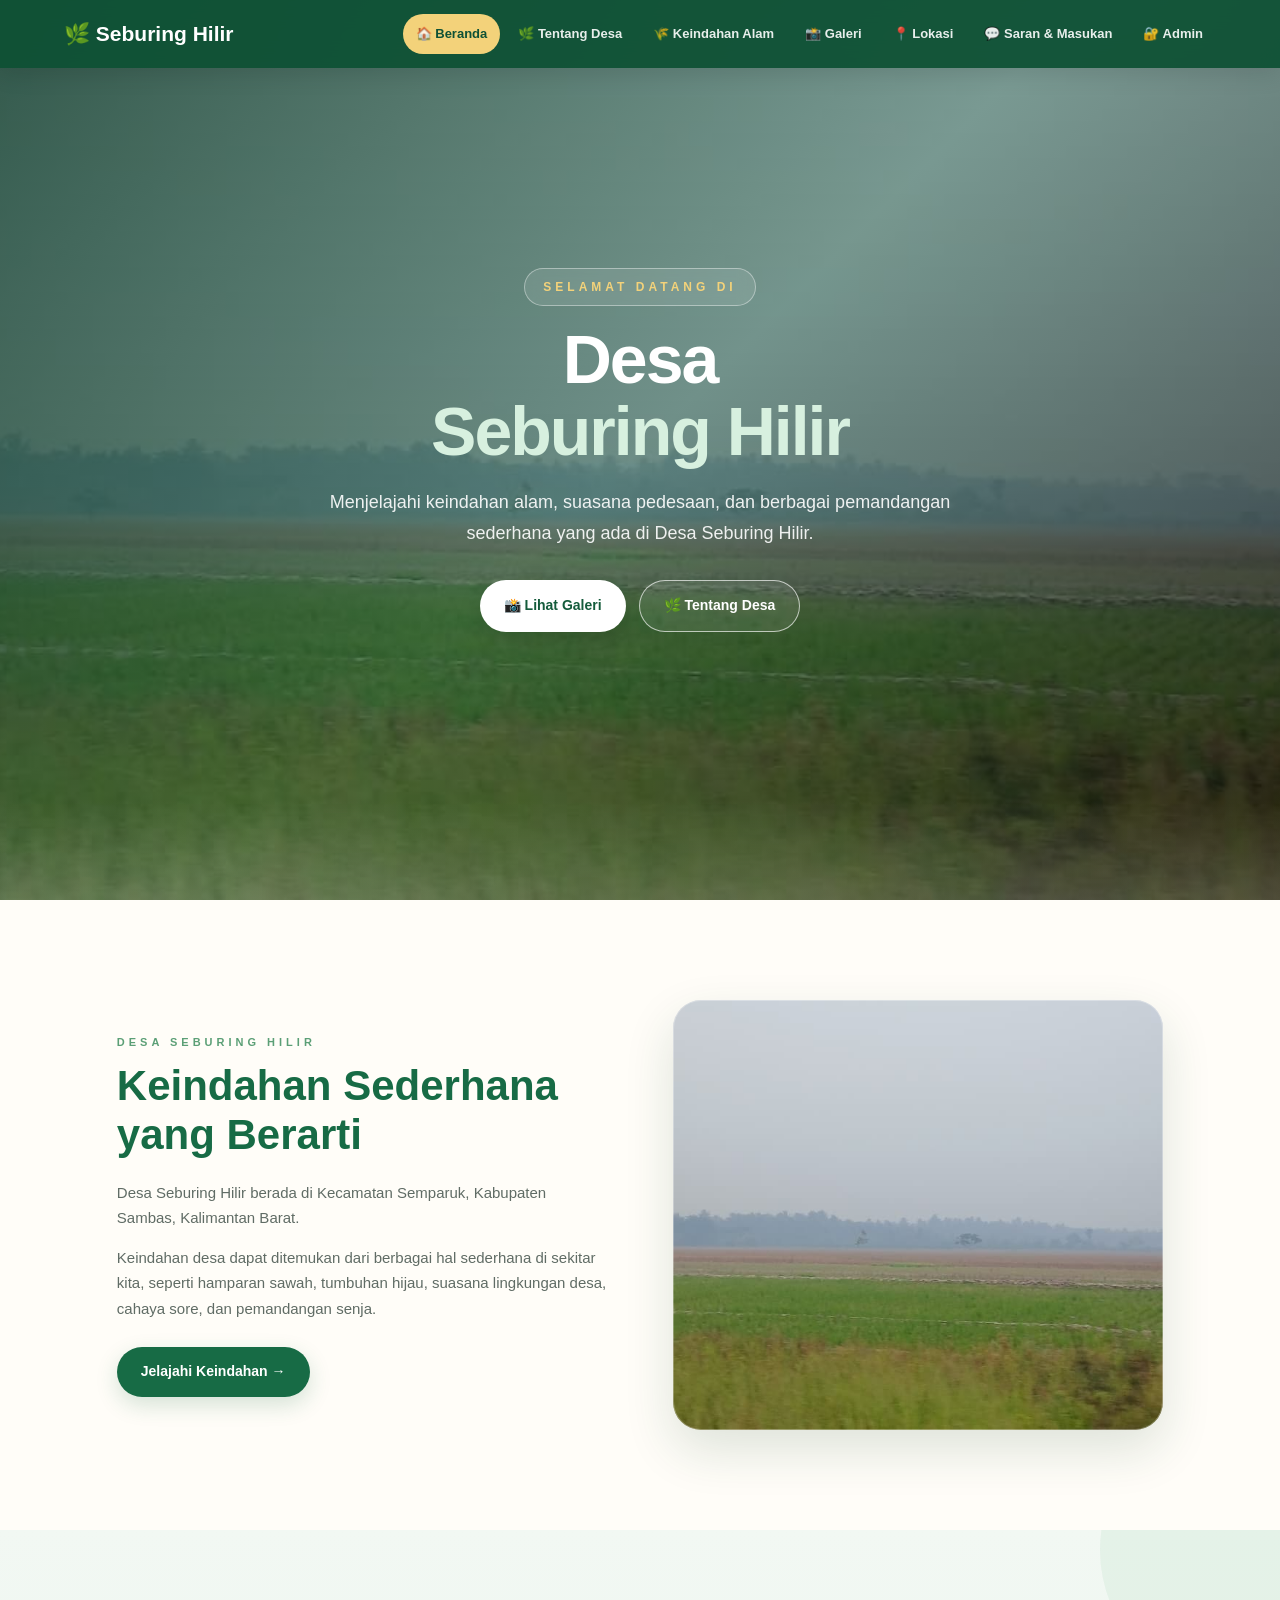
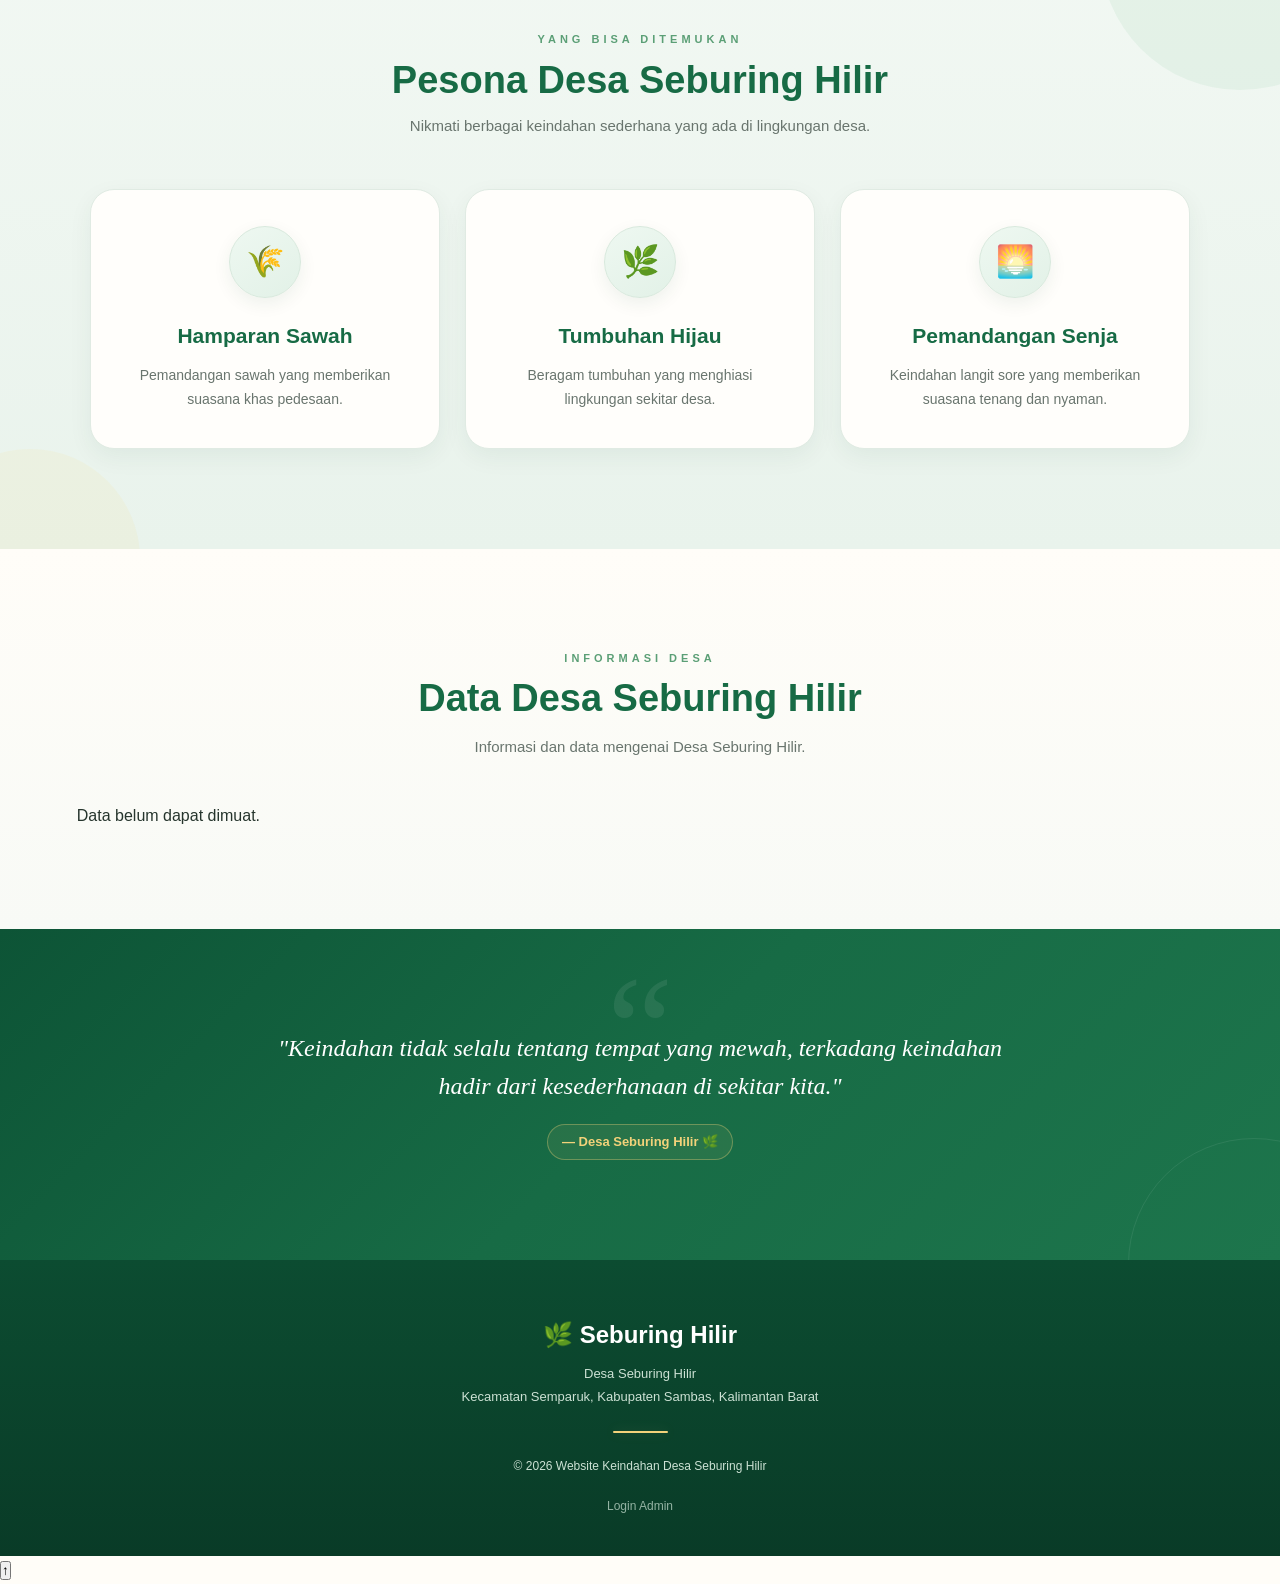
<file: index.html>
<!DOCTYPE html>
<html lang="id">

<head>

    <meta charset="UTF-8">

    <meta name="viewport"
          content="width=device-width, initial-scale=1.0">

    <title>Desa Seburing Hilir | Keindahan Desa</title>

    <!-- Menghubungkan CSS -->
    <link rel="stylesheet" href="style.css">

    <!-- Ikon website -->
    <link rel="icon"
          type="image/svg+xml"
          href="favicon.svg">

</head>

<body>


<!-- ================= HEADER ================= -->

<header class="header">

    <div class="logo">
        🌿 Seburing Hilir
    </div>

    <nav class="navbar">

        <a href="index.html" class="active">
            🏠 Beranda
        </a>

        <a href="tentang.html">
            🌿 Tentang Desa
        </a>

        <a href="alam.html">
            🌾 Keindahan Alam
        </a>

        <a href="galeri.html">
            📸 Galeri
        </a>

        <a href="lokasi.html">
            📍 Lokasi
        </a>

        <a href="saran.html">
            💬 Saran & Masukan
        </a>

        <a href="login.html">
            🔐 Admin
        </a>

    </nav>

</header>


<!-- ================= HERO ================= -->

<section class="hero">

    <div class="hero-content">

        <p class="hero-small">
            SELAMAT DATANG DI
        </p>

        <h1>
            Desa <span>Seburing Hilir</span>
        </h1>

        <p class="hero-description">
            Menjelajahi keindahan alam, suasana pedesaan,
            dan berbagai pemandangan sederhana yang ada
            di Desa Seburing Hilir.
        </p>

        <div class="hero-buttons">

            <a href="galeri.html" class="button">
                📸 Lihat Galeri
            </a>

            <a href="tentang.html"
               class="button button-outline">
                🌿 Tentang Desa
            </a>

        </div>

    </div>

</section>


<!-- ================= SAMBUTAN ================= -->

<section class="intro">

    <div class="intro-text">

        <p class="small-title">
            DESA SEBURING HILIR
        </p>

        <h2>
            Keindahan Sederhana
            yang Berarti
        </h2>

        <p>
            Desa Seburing Hilir berada di Kecamatan Semparuk,
            Kabupaten Sambas, Kalimantan Barat.
        </p>

        <p>
            Keindahan desa dapat ditemukan dari berbagai
            hal sederhana di sekitar kita, seperti hamparan
            sawah, tumbuhan hijau, suasana lingkungan desa,
            cahaya sore, dan pemandangan senja.
        </p>

        <a href="alam.html" class="button green">
            Jelajahi Keindahan →
        </a>

    </div>


    <div class="intro-image">

        <img
            src="sawah.jpg"
            alt="Hamparan sawah Desa Seburing Hilir"
        >

    </div>

</section>


<!-- ================= KEUNGGULAN ================= -->

<section class="features">

    <div class="section-title">

        <p class="small-title">
            YANG BISA DITEMUKAN
        </p>

        <h2>
            Pesona Desa Seburing Hilir
        </h2>

        <p>
            Nikmati berbagai keindahan sederhana
            yang ada di lingkungan desa.
        </p>

    </div>


    <div class="feature-container">


        <!-- Card 1 -->

        <div class="feature-card">

            <div class="feature-icon">
                🌾
            </div>

            <h3>
                Hamparan Sawah
            </h3>

            <p>
                Pemandangan sawah yang memberikan
                suasana khas pedesaan.
            </p>

        </div>


        <!-- Card 2 -->

        <div class="feature-card">

            <div class="feature-icon">
                🌿
            </div>

            <h3>
                Tumbuhan Hijau
            </h3>

            <p>
                Beragam tumbuhan yang menghiasi
                lingkungan sekitar desa.
            </p>

        </div>


        <!-- Card 3 -->

        <div class="feature-card">

            <div class="feature-icon">
                🌅
            </div>

            <h3>
                Pemandangan Senja
            </h3>

            <p>
                Keindahan langit sore yang memberikan
                suasana tenang dan nyaman.
            </p>

        </div>

    </div>

</section>


<!-- ================= DATABASE ================= -->

<section class="database-section">

    <div class="database-container">

        <p class="small-title">
            INFORMASI DESA
        </p>

        <h2>
            Data Desa Seburing Hilir
        </h2>

        <p>
            Informasi dan data mengenai Desa Seburing Hilir.
        </p>

        <div id="databaseData">
            Memuat data...
        </div>

    </div>

</section>


<!-- ================= AJAKAN ================= -->

<section class="quote">

    <div class="quote-content">

        <p>
            "Keindahan tidak selalu tentang tempat yang
            mewah, terkadang keindahan hadir dari
            kesederhanaan di sekitar kita."
        </p>

        <span>
            — Desa Seburing Hilir 🌿
        </span>

    </div>

</section>


<!-- ================= FOOTER ================= -->

<footer class="footer">

    <div class="footer-logo">
        🌿 Seburing Hilir
    </div>

    <p>
        Desa Seburing Hilir
    </p>

    <p>
        Kecamatan Semparuk, Kabupaten Sambas,
        Kalimantan Barat
    </p>

    <div class="footer-line"></div>

    <p class="copyright">
        © 2026 Website Keindahan Desa Seburing Hilir
    </p>

    <a href="admin.html" class="admin-link">
        Login Admin
    </a>

</footer>


<!-- ================= JAVASCRIPT ================= -->

<!-- config.js HARUS sebelum script.js -->

<script src="config.js"></script>

<script src="script.js"></script>


</body>
</html>
</file>
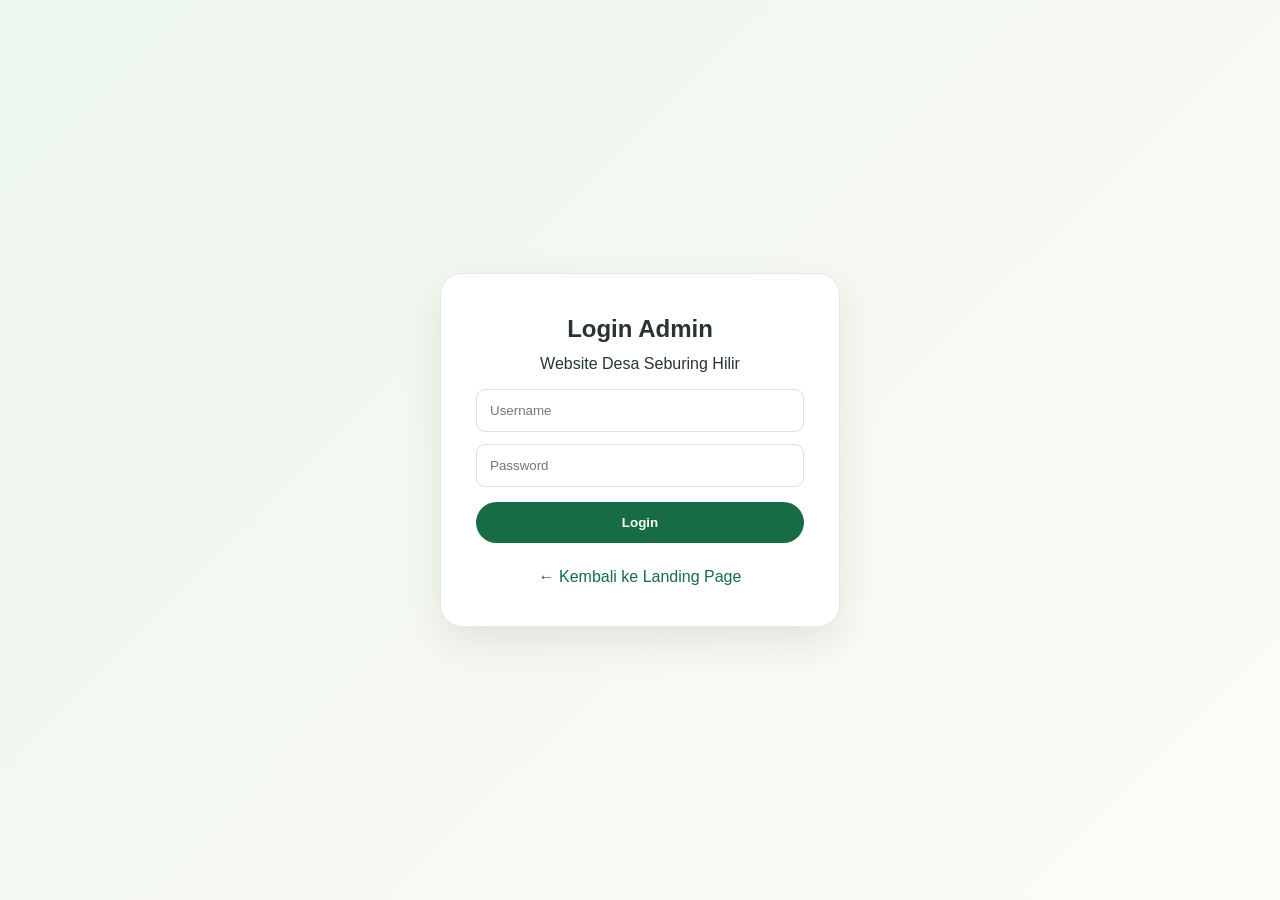
<file: admin.html>
<!DOCTYPE html>
<html lang="id">

<head>

<meta charset="UTF-8">

<meta name="viewport"
      content="width=device-width, initial-scale=1.0">

<title>Admin - Desa Seburing Hilir</title>

<link rel="stylesheet" href="style.css">

</head>


<body>

<div class="admin-container">

    <div class="admin-header">

        <div>

            <h1>Dashboard Admin</h1>

            <p>
                Kelola data Website Desa Seburing Hilir
            </p>

        </div>


        <button onclick="logout()">
            Logout
        </button>

    </div>


    <div class="admin-form">

        <h2>Tambah / Edit Data</h2>


        <input
            type="hidden"
            id="dataId"
        >


        <input
            type="text"
            id="judul"
            placeholder="Judul"
        >


        <select id="kategori">

            <option value="">
                Pilih Kategori
            </option>

            <option value="Alam">
                Alam
            </option>

            <option value="Desa">
                Desa
            </option>

            <option value="Pertanian">
                Pertanian
            </option>

        </select>


        <textarea
            id="deskripsi"
            placeholder="Deskripsi"
        ></textarea>


        <input
            type="text"
            id="gambar"
            placeholder="URL gambar"
        >


        <button onclick="saveData()">
            Simpan Data
        </button>


        <button onclick="clearForm()">
            Bersihkan
        </button>

    </div>


    <div class="database-admin">

        <h2>Data Website</h2>

        <div id="adminData">
            Memuat data...
        </div>

    </div>

</div>


<script src="config.js"></script>


<script>

if (sessionStorage.getItem("adminLogin") !== "true") {

    window.location.href = "login.html";

}


async function loadData() {

    const container =
        document.getElementById("adminData");


    try {

        const response = await fetch(API_URL, {

            method: "POST",

            body: new URLSearchParams({

                action: "getData"

            })

        });


        const result =
            await response.json();


        if (result.status !== "success") {

            container.innerHTML =
                "<p>Gagal mengambil data.</p>";

            return;

        }


        container.innerHTML = "";


        result.data.forEach(function(item) {

            const card =
                document.createElement("div");

            card.className =
                "admin-data-card";


            card.innerHTML = `

                <h3>
                    ${escapeHTML(item.judul)}
                </h3>

                <p>
                    <b>Kategori:</b>
                    ${escapeHTML(item.kategori)}
                </p>

                <p>
                    ${escapeHTML(item.deskripsi)}
                </p>

                ${
                    item.gambar
                    ?
                    `<img
                        src="${escapeHTML(item.gambar)}"
                        alt="${escapeHTML(item.judul)}"
                    >`
                    :
                    ""
                }

                <div>

                    <button
                        onclick='editData(${JSON.stringify(item)})'
                    >
                        Edit
                    </button>

                    <button
                        onclick="deleteData('${item.id}')"
                    >
                        Hapus
                    </button>

                </div>

            `;


            container.appendChild(card);

        });


    } catch(error) {

        console.error(error);

        container.innerHTML =
            "<p>Database tidak dapat diakses.</p>";

    }

}


async function saveData() {

    const id =
        document.getElementById("dataId").value;

    const judul =
        document.getElementById("judul").value;

    const kategori =
        document.getElementById("kategori").value;

    const deskripsi =
        document.getElementById("deskripsi").value;

    const gambar =
        document.getElementById("gambar").value;


    if (!judul || !kategori || !deskripsi) {

        alert("Judul, kategori, dan deskripsi wajib diisi.");

        return;

    }


    const action =
        id ? "update" : "add";


    try {

        const response = await fetch(API_URL, {

            method: "POST",

            body: new URLSearchParams({

                action: action,

                id: id,

                judul: judul,

                kategori: kategori,

                deskripsi: deskripsi,

                gambar: gambar

            })

        });


        const result =
            await response.json();


        alert(result.message);


        if (result.status === "success") {

            clearForm();

            loadData();

        }


    } catch(error) {

        console.error(error);

        alert("Terjadi kesalahan.");

    }

}


function editData(item) {

    document.getElementById("dataId").value =
        item.id;

    document.getElementById("judul").value =
        item.judul;

    document.getElementById("kategori").value =
        item.kategori;

    document.getElementById("deskripsi").value =
        item.deskripsi;

    document.getElementById("gambar").value =
        item.gambar || "";


    window.scrollTo({

        top: 0,

        behavior: "smooth"

    });

}


async function deleteData(id) {

    if (!confirm("Yakin ingin menghapus data ini?")) {

        return;

    }


    try {

        const response = await fetch(API_URL, {

            method: "POST",

            body: new URLSearchParams({

                action: "delete",

                id: id

            })

        });


        const result =
            await response.json();


        alert(result.message);


        if (result.status === "success") {

            loadData();

        }


    } catch(error) {

        console.error(error);

        alert("Gagal menghapus data.");

    }

}


function clearForm() {

    document.getElementById("dataId").value = "";

    document.getElementById("judul").value = "";

    document.getElementById("kategori").value = "";

    document.getElementById("deskripsi").value = "";

    document.getElementById("gambar").value = "";

}


function logout() {

    sessionStorage.removeItem("adminLogin");

    window.location.href =
        "login.html";

}


function escapeHTML(value) {

    return String(value ?? "")

        .replace(/&/g, "&amp;")

        .replace(/</g, "&lt;")

        .replace(/>/g, "&gt;")

        .replace(/"/g, "&quot;")

        .replace(/'/g, "&#039;");

}


loadData();

</script>

</body>

</html>
</file>
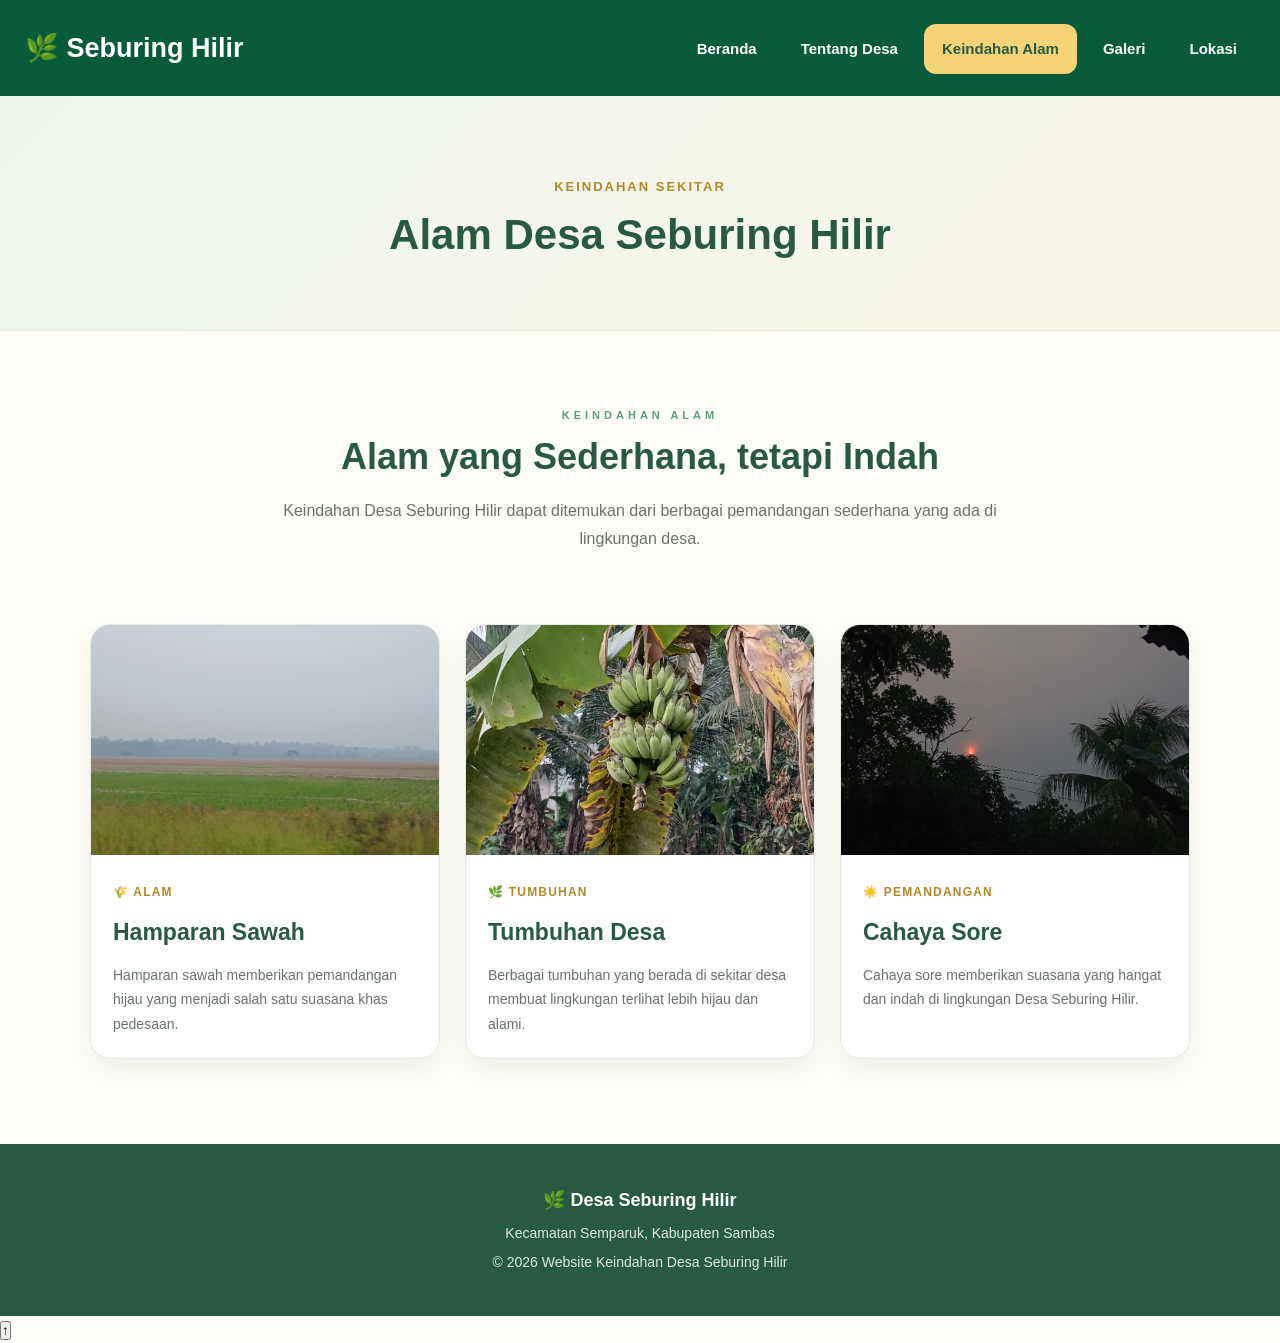
<file: alam.html>
<!DOCTYPE html>
<html lang="id">
<head>
    <meta charset="UTF-8">
    <meta name="viewport" content="width=device-width, initial-scale=1.0">
    <title>Keindahan Alam Seburing Hilir</title>
    <link rel="stylesheet" href="style.css">
</head>

<body>

<header>
    <div class="logo">🌿 Seburing Hilir</div>

    <nav>
        <a href="index.html">Beranda</a>
        <a href="tentang.html">Tentang Desa</a>
        <a href="alam.html" class="active">Keindahan Alam</a>
        <a href="galeri.html">Galeri</a>
        <a href="lokasi.html">Lokasi</a>
    </nav>
</header>

<section class="page-header">
    <p>KEINDAHAN SEKITAR</p>
    <h1>Alam Desa Seburing Hilir</h1>
</section>

<section class="nature-intro">

    <p class="small-title">KEINDAHAN ALAM</p>

    <h2>Alam yang Sederhana, tetapi Indah</h2>

    <p>
        Keindahan Desa Seburing Hilir dapat ditemukan dari berbagai
        pemandangan sederhana yang ada di lingkungan desa.
    </p>

</section>

<section class="nature-grid">

    <div class="nature-card">
        <img src="sawah.jpg" alt="Sawah">

        <div>
            <span>🌾 ALAM</span>
            <h3>Hamparan Sawah</h3>

            <p>
                Hamparan sawah memberikan pemandangan hijau
                yang menjadi salah satu suasana khas pedesaan.
            </p>
        </div>
    </div>


    <div class="nature-card">
        <img src="pohon-pisang.jpg" alt="Pohon Pisang">

        <div>
            <span>🌿 TUMBUHAN</span>
            <h3>Tumbuhan Desa</h3>

            <p>
                Berbagai tumbuhan yang berada di sekitar desa
                membuat lingkungan terlihat lebih hijau dan alami.
            </p>
        </div>
    </div>


    <div class="nature-card">
        <img src="cahaya-sore.jpg" alt="Cahaya Sore">

        <div>
            <span>☀️ PEMANDANGAN</span>
            <h3>Cahaya Sore</h3>

            <p>
                Cahaya sore memberikan suasana yang hangat
                dan indah di lingkungan Desa Seburing Hilir.
            </p>
        </div>
    </div>

</section>

<footer>
    <p>🌿 Desa Seburing Hilir</p>
    <p>Kecamatan Semparuk, Kabupaten Sambas</p>
    <p>© 2026 Website Keindahan Desa Seburing Hilir</p>
</footer>

<script src="script.js"></script>

</body>
</html>
</file>
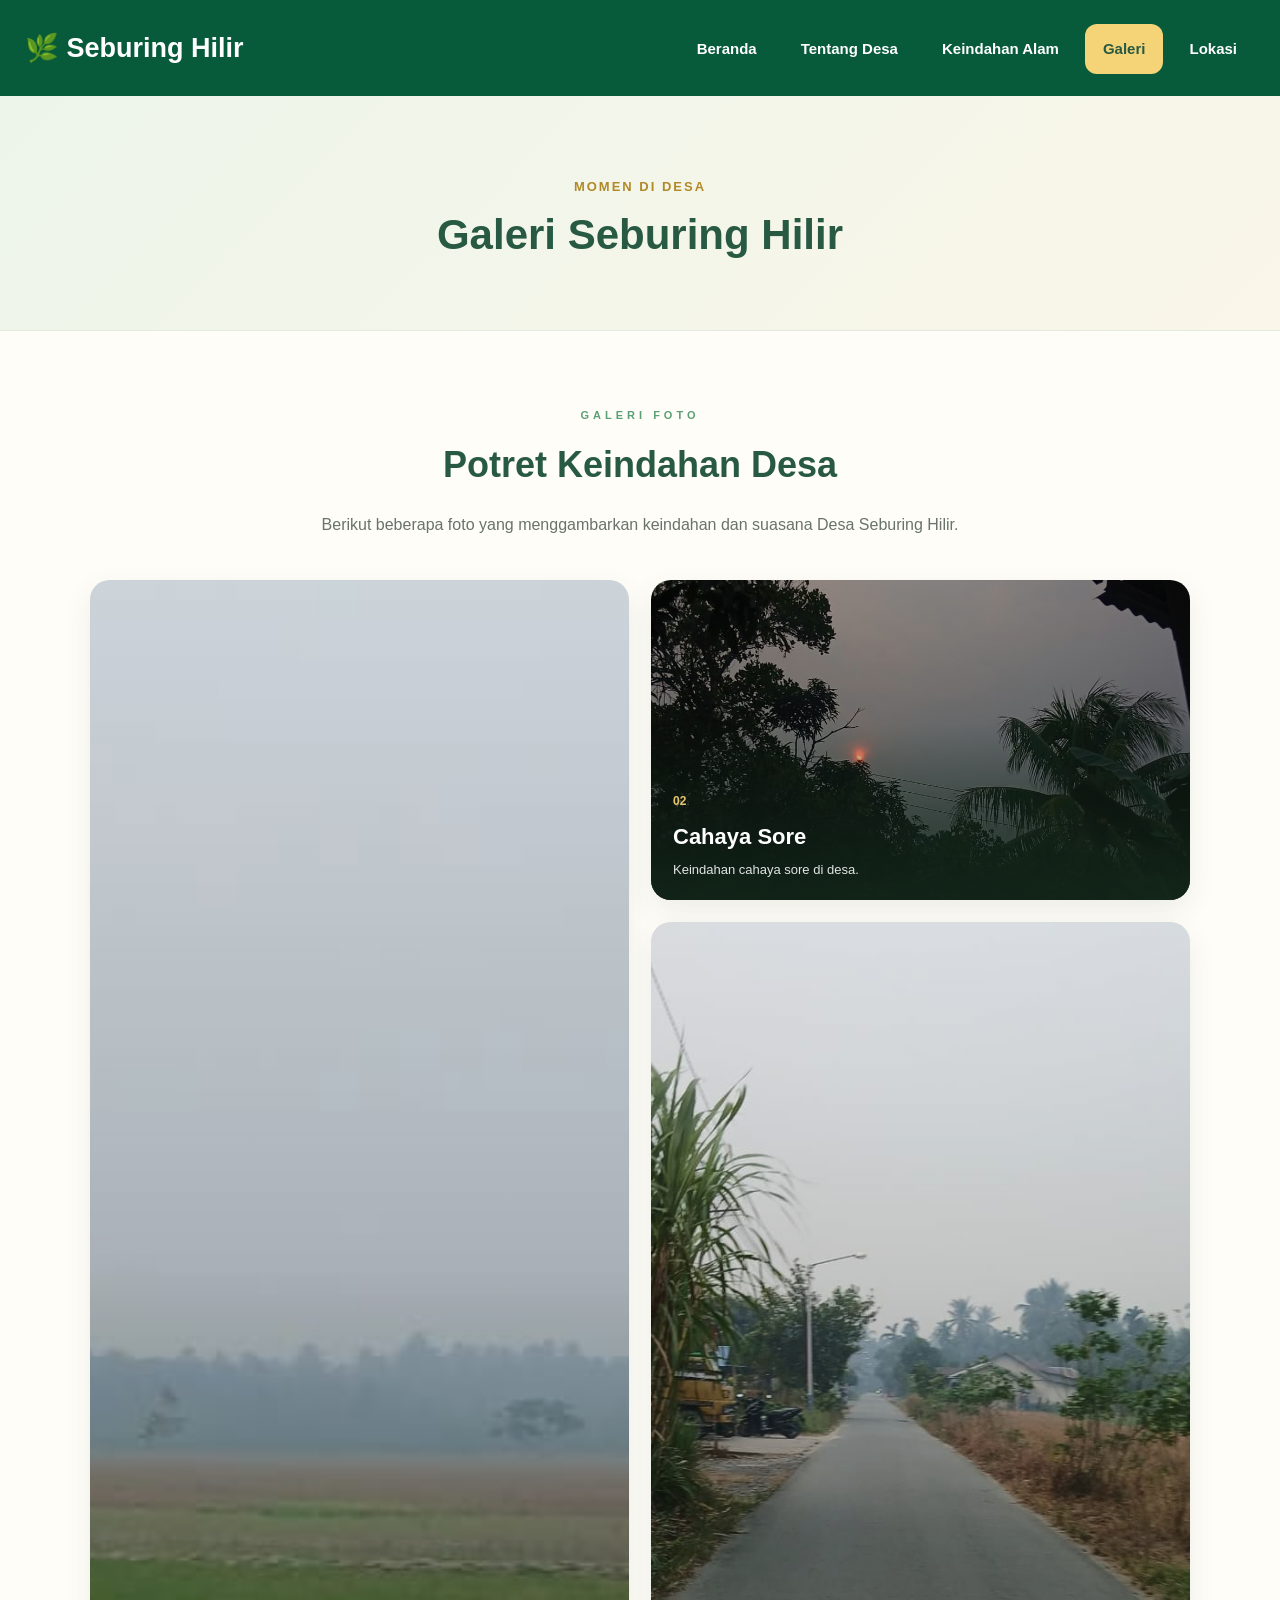
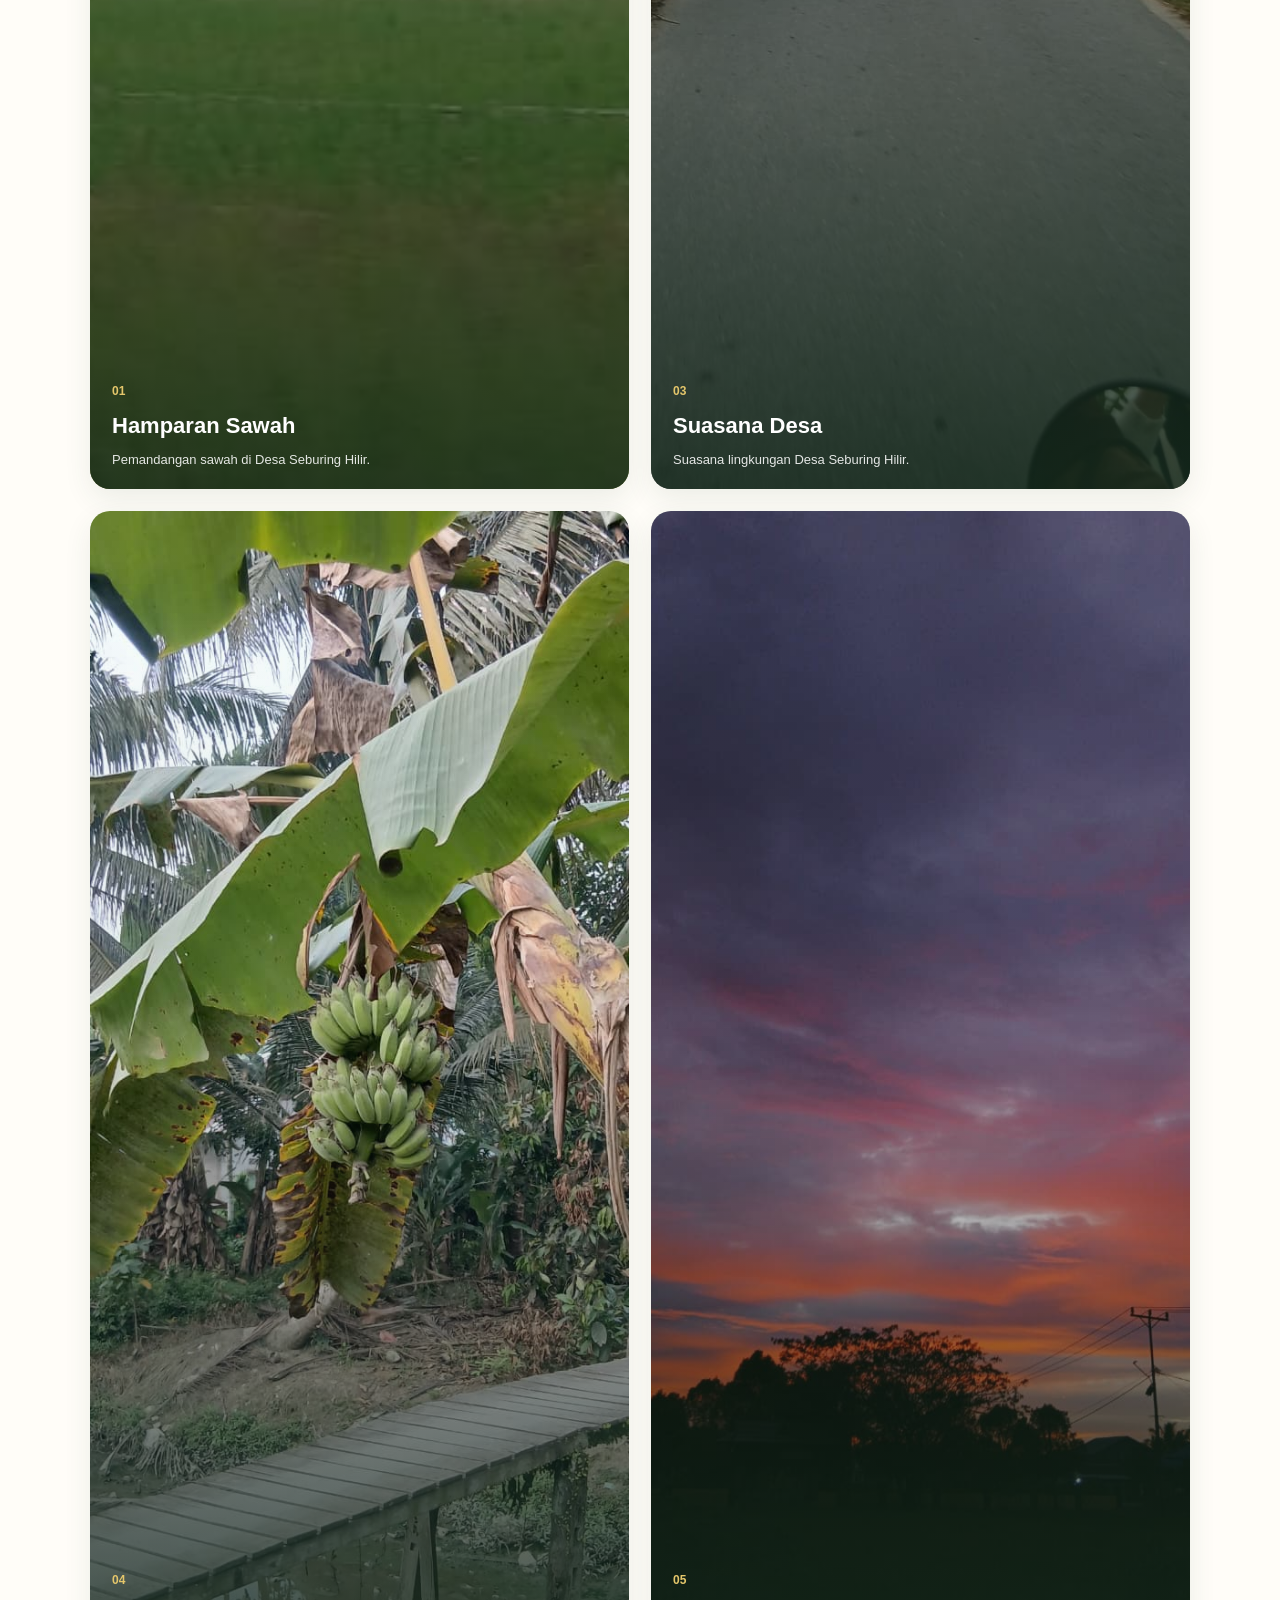
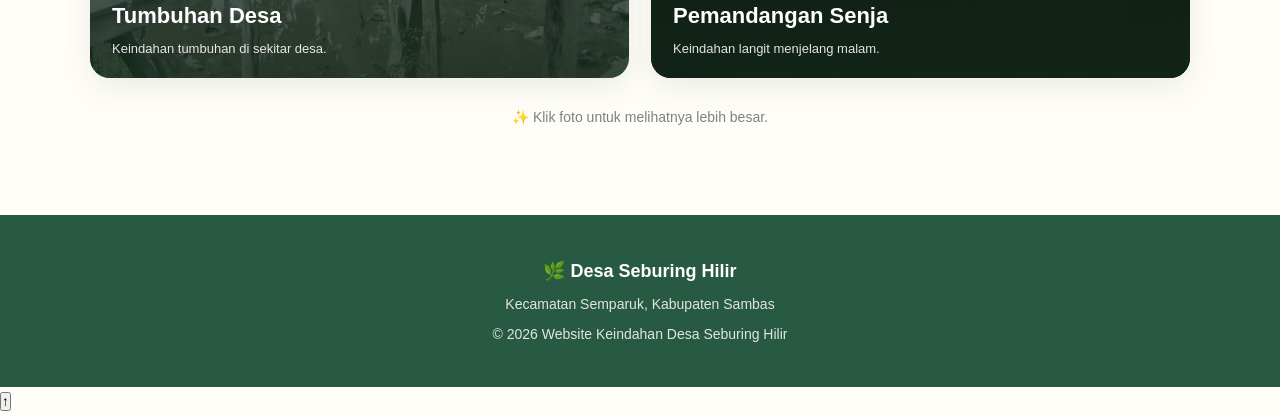
<file: galeri.html>
<!DOCTYPE html>
<html lang="id">
<head>
    <meta charset="UTF-8">
    <meta name="viewport" content="width=device-width, initial-scale=1.0">
    <title>Galeri Seburing Hilir</title>
    <link rel="stylesheet" href="style.css">
</head>

<body>

<header>
    <div class="logo">🌿 Seburing Hilir</div>

    <nav>
        <a href="index.html">Beranda</a>
        <a href="tentang.html">Tentang Desa</a>
        <a href="alam.html">Keindahan Alam</a>
        <a href="galeri.html" class="active">Galeri</a>
        <a href="lokasi.html">Lokasi</a>
    </nav>
</header>

<section class="page-header">
    <p>MOMEN DI DESA</p>
    <h1>Galeri Seburing Hilir</h1>
</section>

<section class="gallery-section">

    <div class="gallery-intro">

        <p class="small-title">GALERI FOTO</p>

        <h2>Potret Keindahan Desa</h2>

        <p>
            Berikut beberapa foto yang menggambarkan keindahan
            dan suasana Desa Seburing Hilir.
        </p>

    </div>


    <div class="gallery">

        <div class="gallery-item large">

            <img src="sawah.jpg" alt="Sawah Desa">

            <div class="caption">
                <span>01</span>
                <h3>Hamparan Sawah</h3>
                <p>Pemandangan sawah di Desa Seburing Hilir.</p>
            </div>

        </div>


        <div class="gallery-item">

            <img src="cahaya-sore.jpg" alt="Cahaya Sore">

            <div class="caption">
                <span>02</span>
                <h3>Cahaya Sore</h3>
                <p>Keindahan cahaya sore di desa.</p>
            </div>

        </div>


        <div class="gallery-item">

            <img src="suasana-desa.jpg" alt="Suasana Desa">

            <div class="caption">
                <span>03</span>
                <h3>Suasana Desa</h3>
                <p>Suasana lingkungan Desa Seburing Hilir.</p>
            </div>

        </div>


        <div class="gallery-item">

            <img src="pohon-pisang.jpg" alt="Pohon Pisang">

            <div class="caption">
                <span>04</span>
                <h3>Tumbuhan Desa</h3>
                <p>Keindahan tumbuhan di sekitar desa.</p>
            </div>

        </div>


        <div class="gallery-item">

            <img src="senja.jpg" alt="Senja">

            <div class="caption">
                <span>05</span>
                <h3>Pemandangan Senja</h3>
                <p>Keindahan langit menjelang malam.</p>
            </div>

        </div>

    </div>

    <p class="gallery-note">
        ✨ Klik foto untuk melihatnya lebih besar.
    </p>

</section>

<footer>
    <p>🌿 Desa Seburing Hilir</p>
    <p>Kecamatan Semparuk, Kabupaten Sambas</p>
    <p>© 2026 Website Keindahan Desa Seburing Hilir</p>
</footer>

<script src="script.js"></script>

</body>
</html>
</file>
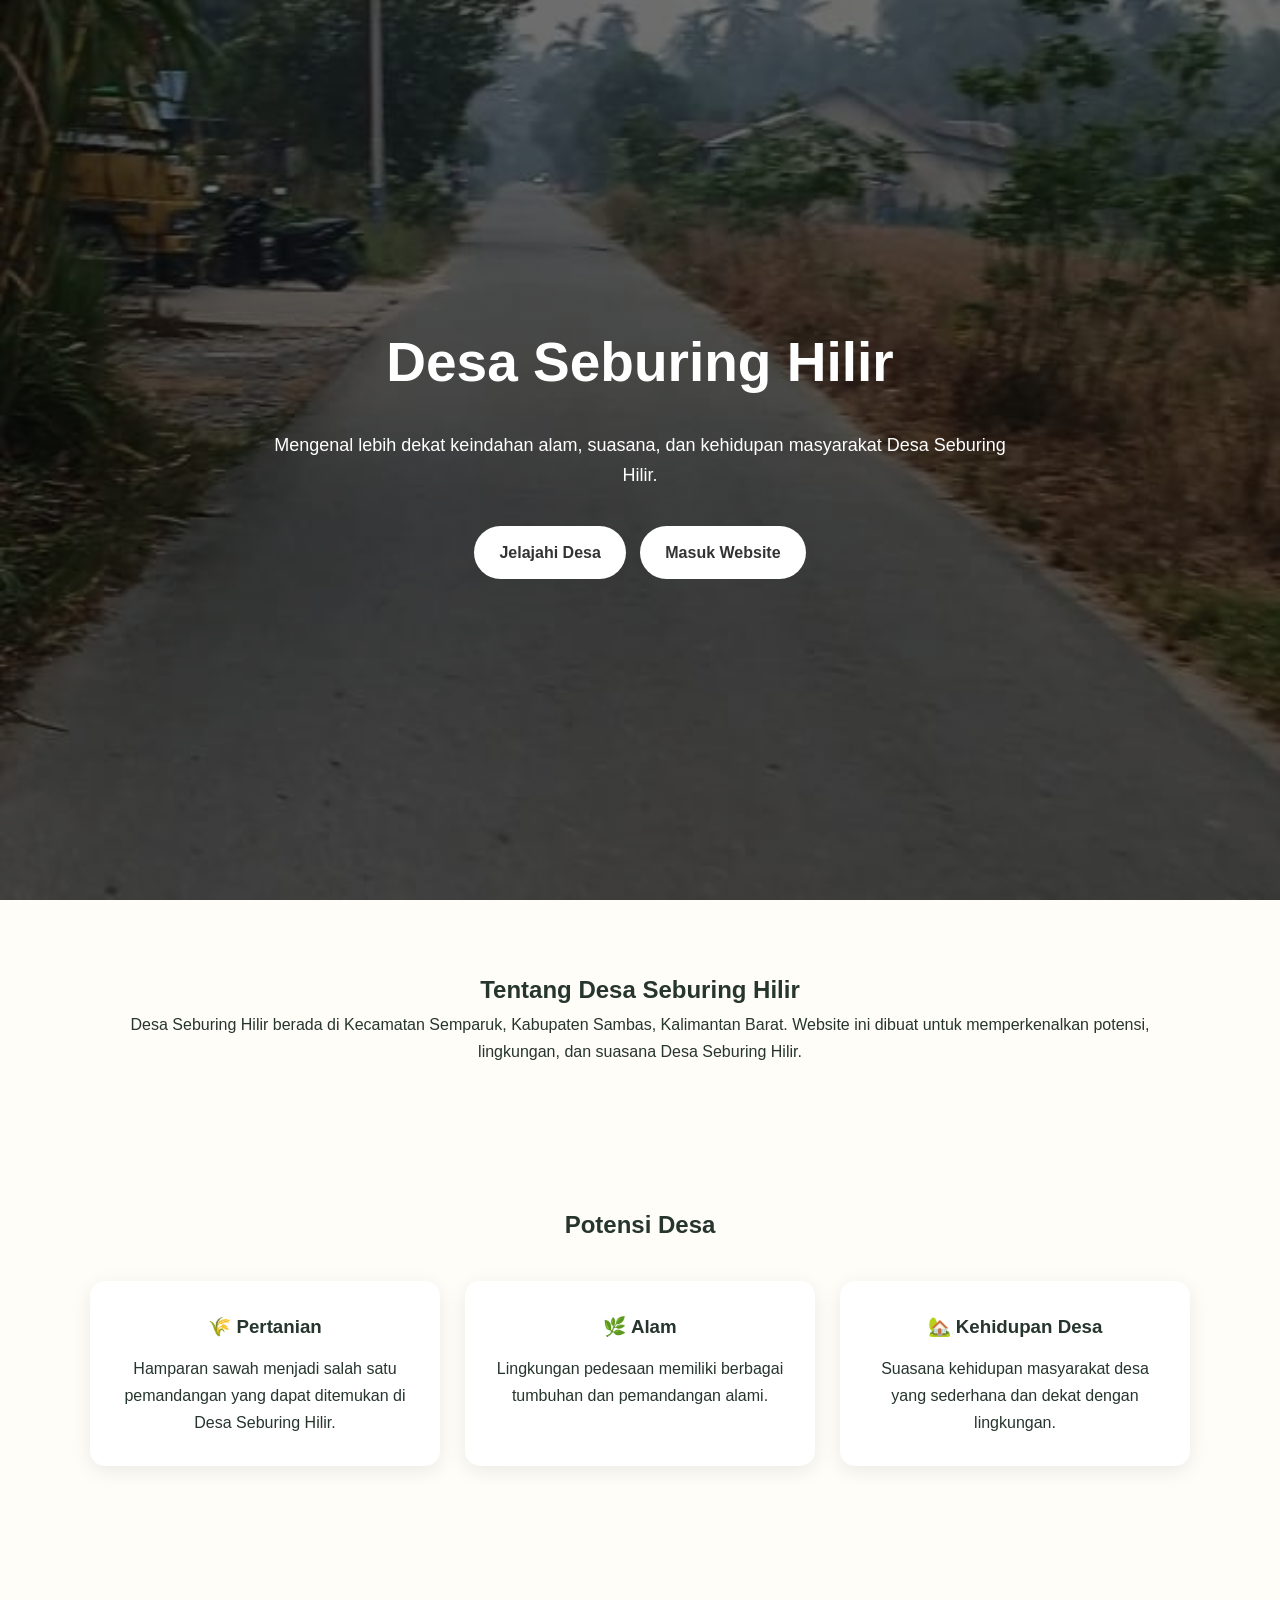
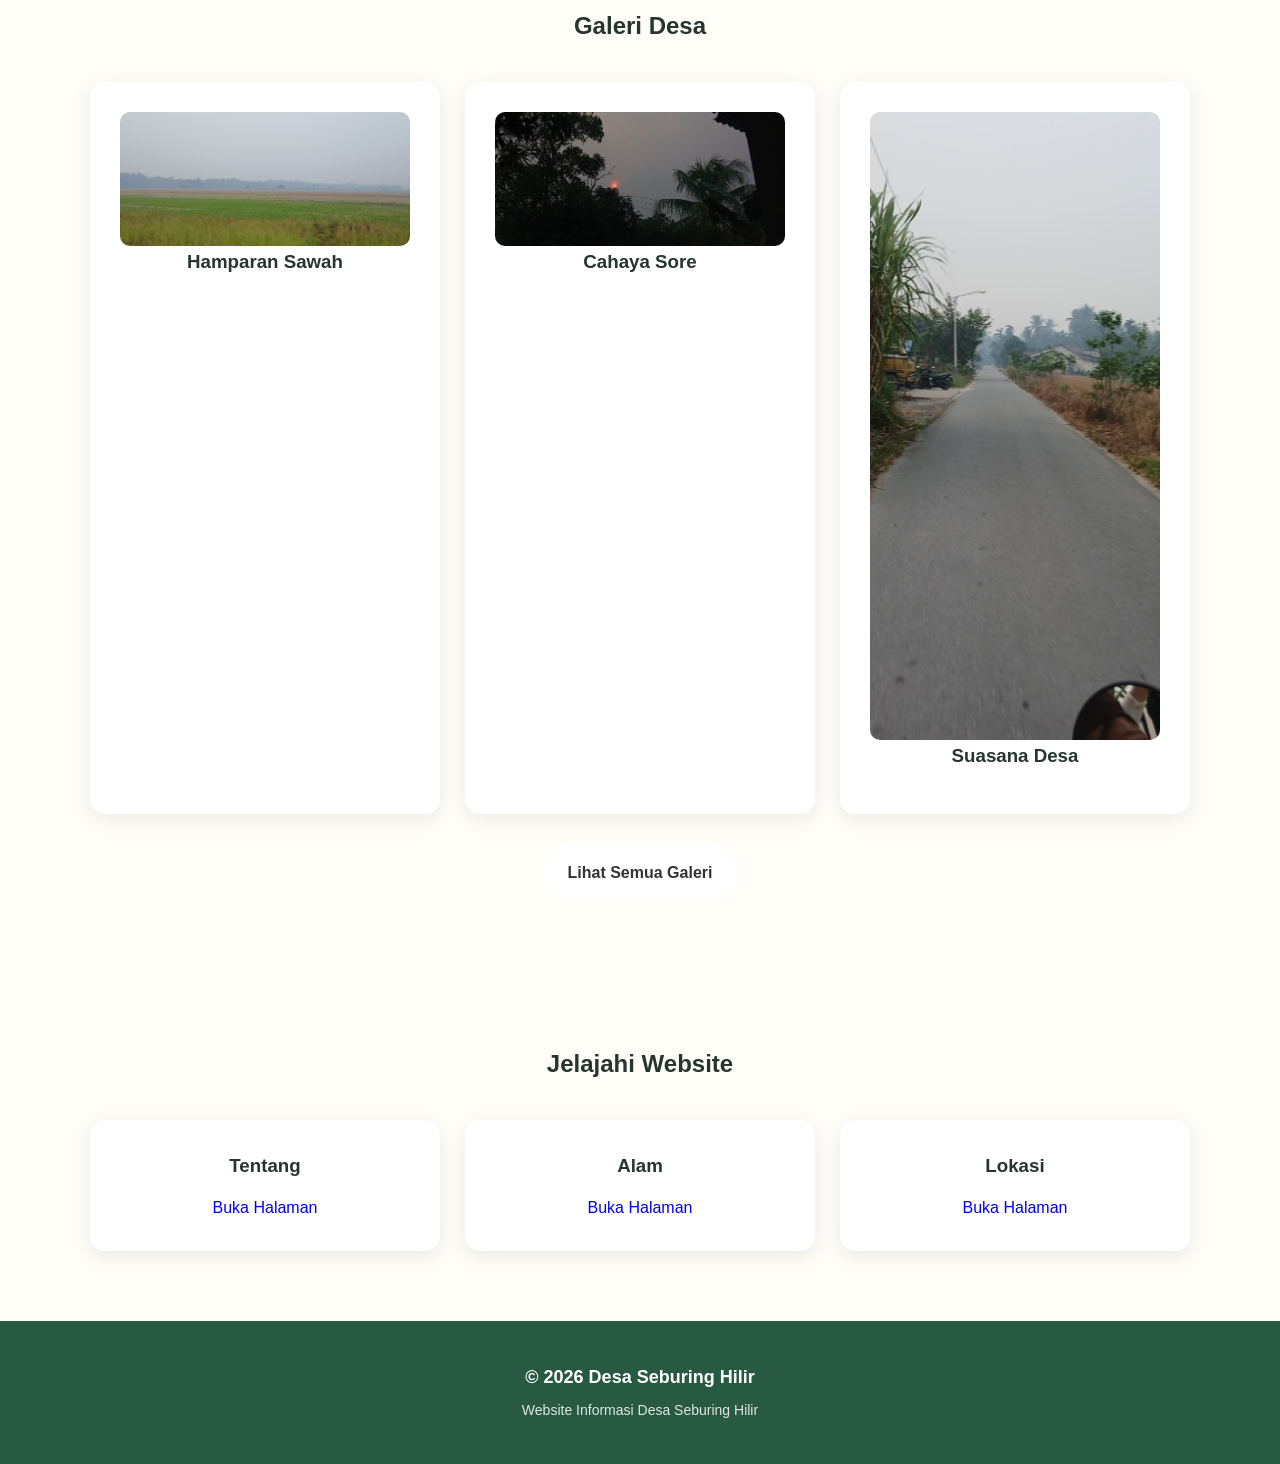
<file: landing.html>
<!DOCTYPE html>
<html lang="id">
<head>
<meta charset="UTF-8">
<meta name="viewport" content="width=device-width, initial-scale=1.0">

<title>Desa Seburing Hilir</title>

<link rel="stylesheet" href="style.css">

<style>
.landing {
    min-height: 100vh;
    background:
        linear-gradient(rgba(0,0,0,.45), rgba(0,0,0,.45)),
        url("suasana-desa.jpg");
    background-size: cover;
    background-position: center;

    display: flex;
    align-items: center;
    justify-content: center;

    text-align: center;
    padding: 30px;
    color: white;
}

.landing-content {
    max-width: 750px;
}

.landing-content h1 {
    font-size: 55px;
    margin-bottom: 20px;
}

.landing-content p {
    font-size: 18px;
    line-height: 1.7;
    margin-bottom: 30px;
}

.landing-button {
    display: inline-block;
    padding: 13px 25px;
    border-radius: 30px;

    background: white;
    color: #333;

    text-decoration: none;
    font-weight: bold;

    margin: 5px;
}

.landing-section {
    padding: 70px 20px;
}

.landing-container {
    max-width: 1100px;
    margin: auto;
    text-align: center;
}

.landing-cards {
    display: grid;
    grid-template-columns:
        repeat(auto-fit, minmax(220px, 1fr));

    gap: 25px;
    margin-top: 35px;
}

.landing-card {
    padding: 30px;
    border-radius: 15px;

    background: white;

    box-shadow:
        0 5px 20px rgba(0,0,0,.08);
}

.landing-card h3 {
    margin-bottom: 12px;
}

.landing-card img {
    width: 100%;
    border-radius: 10px;
}

.landing-footer {
    padding: 30px;
    text-align: center;

    background: #222;
    color: white;
}

@media(max-width:600px) {

    .landing-content h1 {
        font-size: 38px;
    }

}
</style>

</head>

<body>

<section class="landing">

    <div class="landing-content">

        <h1>Desa Seburing Hilir</h1>

        <p>
            Mengenal lebih dekat keindahan alam,
            suasana, dan kehidupan masyarakat
            Desa Seburing Hilir.
        </p>

        <a href="#tentang" class="landing-button">
            Jelajahi Desa
        </a>

        <a href="index.html" class="landing-button">
            Masuk Website
        </a>

    </div>

</section>


<section class="landing-section" id="tentang">

    <div class="landing-container">

        <h2>Tentang Desa Seburing Hilir</h2>

        <p>
            Desa Seburing Hilir berada di Kecamatan
            Semparuk, Kabupaten Sambas, Kalimantan Barat.
            Website ini dibuat untuk memperkenalkan
            potensi, lingkungan, dan suasana
            Desa Seburing Hilir.
        </p>

    </div>

</section>


<section class="landing-section">

    <div class="landing-container">

        <h2>Potensi Desa</h2>

        <div class="landing-cards">

            <div class="landing-card">

                <h3>🌾 Pertanian</h3>

                <p>
                    Hamparan sawah menjadi salah satu
                    pemandangan yang dapat ditemukan
                    di Desa Seburing Hilir.
                </p>

            </div>


            <div class="landing-card">

                <h3>🌿 Alam</h3>

                <p>
                    Lingkungan pedesaan memiliki
                    berbagai tumbuhan dan
                    pemandangan alami.
                </p>

            </div>


            <div class="landing-card">

                <h3>🏡 Kehidupan Desa</h3>

                <p>
                    Suasana kehidupan masyarakat desa
                    yang sederhana dan dekat
                    dengan lingkungan.
                </p>

            </div>

        </div>

    </div>

</section>


<section class="landing-section">

    <div class="landing-container">

        <h2>Galeri Desa</h2>

        <div class="landing-cards">

            <div class="landing-card">

                <img src="sawah.jpg" alt="Sawah">

                <h3>Hamparan Sawah</h3>

            </div>


            <div class="landing-card">

                <img src="cahaya-sore.jpg"
                     alt="Cahaya sore">

                <h3>Cahaya Sore</h3>

            </div>


            <div class="landing-card">

                <img src="suasana-desa.jpg"
                     alt="Suasana desa">

                <h3>Suasana Desa</h3>

            </div>

        </div>

        <br>

        <a href="galeri.html" class="landing-button">
            Lihat Semua Galeri
        </a>

    </div>

</section>


<section class="landing-section">

    <div class="landing-container">

        <h2>Jelajahi Website</h2>

        <div class="landing-cards">

            <div class="landing-card">

                <h3>Tentang</h3>

                <a href="tentang.html">
                    Buka Halaman
                </a>

            </div>


            <div class="landing-card">

                <h3>Alam</h3>

                <a href="alam.html">
                    Buka Halaman
                </a>

            </div>


            <div class="landing-card">

                <h3>Lokasi</h3>

                <a href="lokasi.html">
                    Buka Halaman
                </a>

            </div>

        </div>

    </div>

</section>


<footer class="landing-footer">

    <p>© 2026 Desa Seburing Hilir</p>

    <p>
        Website Informasi Desa Seburing Hilir
    </p>

</footer>

</body>
</html>
</file>
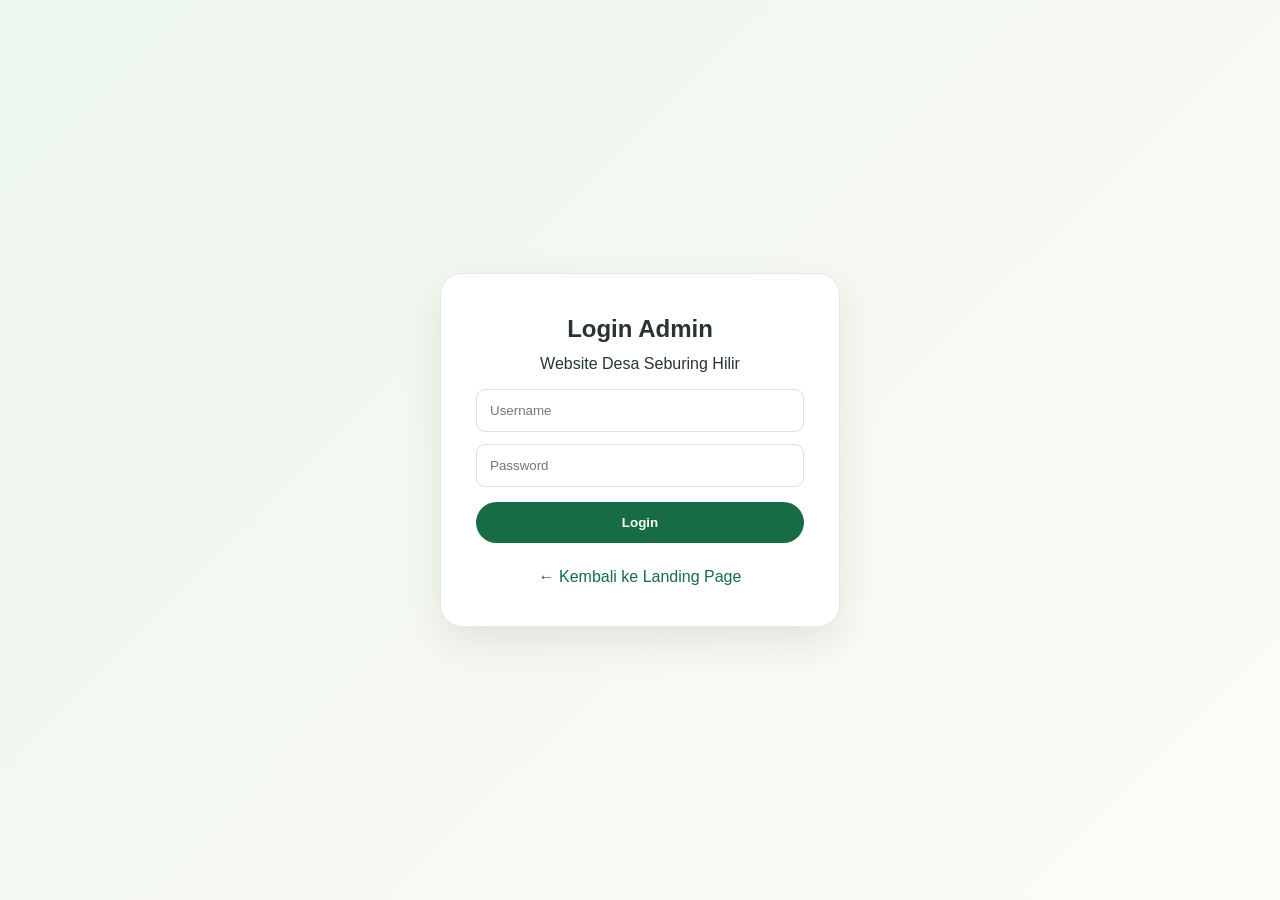
<file: login.html>
<!DOCTYPE html>
<html lang="id">

<head>

<meta charset="UTF-8">

<meta name="viewport"
      content="width=device-width, initial-scale=1.0">

<title>Login Admin - Desa Seburing Hilir</title>

<link rel="stylesheet" href="style.css">

</head>


<body>

<div class="login-container">

    <div class="login-box">

        <h2>Login Admin</h2>

        <p>
            Website Desa Seburing Hilir
        </p>


        <form id="loginForm">

            <input
                type="text"
                id="username"
                placeholder="Username"
                required
            >


            <input
                type="password"
                id="password"
                placeholder="Password"
                required
            >


            <button type="submit">
                Login
            </button>

        </form>


        <p id="loginMessage"></p>


        <a href="landing.html">
            ← Kembali ke Landing Page
        </a>

    </div>

</div>


<script src="config.js"></script>


<script>

document
.getElementById("loginForm")
.addEventListener("submit", async function(e) {

    e.preventDefault();


    const username =
        document.getElementById("username").value;

    const password =
        document.getElementById("password").value;


    const message =
        document.getElementById("loginMessage");


    message.textContent = "Memeriksa login...";


    try {

        const response = await fetch(API_URL, {

            method: "POST",

            body: new URLSearchParams({

                action: "login",

                username: username,

                password: password

            })

        });


        const result =
            await response.json();


        if (result.status === "success") {

            sessionStorage.setItem(
                "adminLogin",
                "true"
            );

            window.location.href =
                "admin.html";

        } else {

            message.textContent =
                result.message;

        }


    } catch(error) {

        console.error(error);

        message.textContent =
            "Terjadi kesalahan koneksi.";

    }

});

</script>

</body>

</html>
</file>
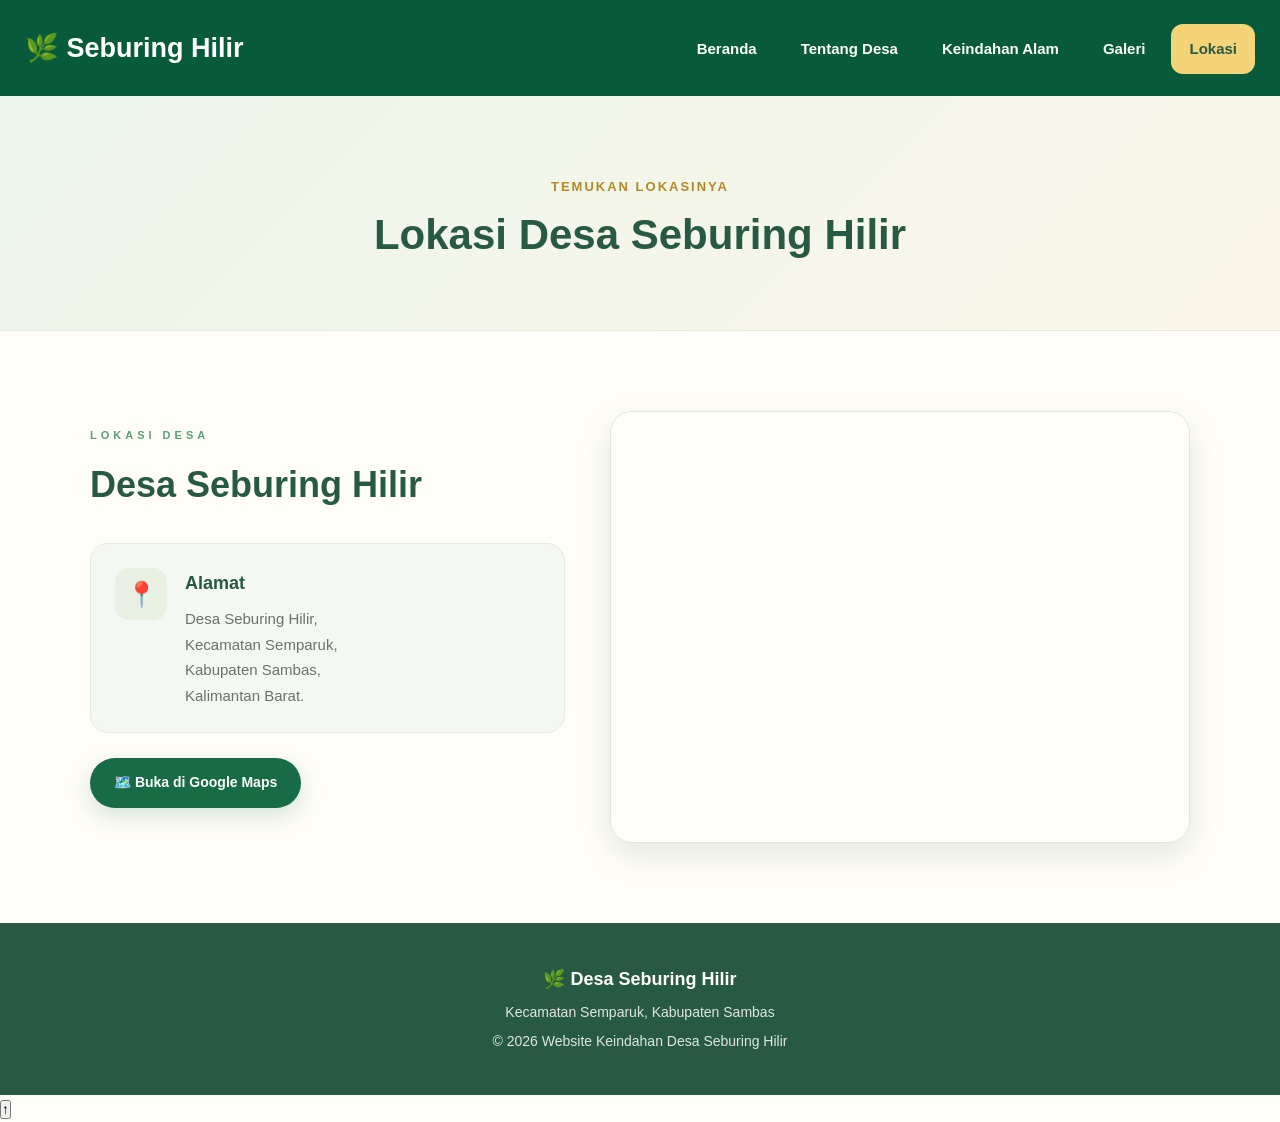
<file: lokasi.html>
<!DOCTYPE html>
<html lang="id">
<head>
    <meta charset="UTF-8">
    <meta name="viewport" content="width=device-width, initial-scale=1.0">
    <title>Lokasi Desa Seburing Hilir</title>
    <link rel="stylesheet" href="style.css">
</head>

<body>

<header>
    <div class="logo">🌿 Seburing Hilir</div>

    <nav>
        <a href="index.html">Beranda</a>
        <a href="tentang.html">Tentang Desa</a>
        <a href="alam.html">Keindahan Alam</a>
        <a href="galeri.html">Galeri</a>
        <a href="lokasi.html" class="active">Lokasi</a>
    </nav>
</header>


<section class="page-header">

    <p>TEMUKAN LOKASINYA</p>

    <h1>Lokasi Desa Seburing Hilir</h1>

</section>


<section class="location">

    <div class="location-info">

        <p class="small-title">LOKASI DESA</p>

        <h2>Desa Seburing Hilir</h2>

        <div class="location-card">

            <div class="location-icon">
                📍
            </div>

            <div>

                <h3>Alamat</h3>

                <p>
                    Desa Seburing Hilir,<br>
                    Kecamatan Semparuk,<br>
                    Kabupaten Sambas,<br>
                    Kalimantan Barat.
                </p>

            </div>

        </div>


        <a
            href="https://www.google.com/maps/search/?api=1&query=Desa+Seburing+Hilir+Kecamatan+Semparuk+Kabupaten+Sambas"
            target="_blank"
            class="button green">

            🗺️ Buka di Google Maps

        </a>

    </div>


    <div class="map-box">

        <iframe
            src="https://www.google.com/maps?q=Desa%20Seburing%20Hilir%20Kecamatan%20Semparuk%20Kabupaten%20Sambas&output=embed"
            loading="lazy">
        </iframe>

    </div>

</section>


<footer>

    <p>🌿 Desa Seburing Hilir</p>

    <p>Kecamatan Semparuk, Kabupaten Sambas</p>

    <p>© 2026 Website Keindahan Desa Seburing Hilir</p>

</footer>


<script src="script.js"></script>

</body>
</html>
</file>
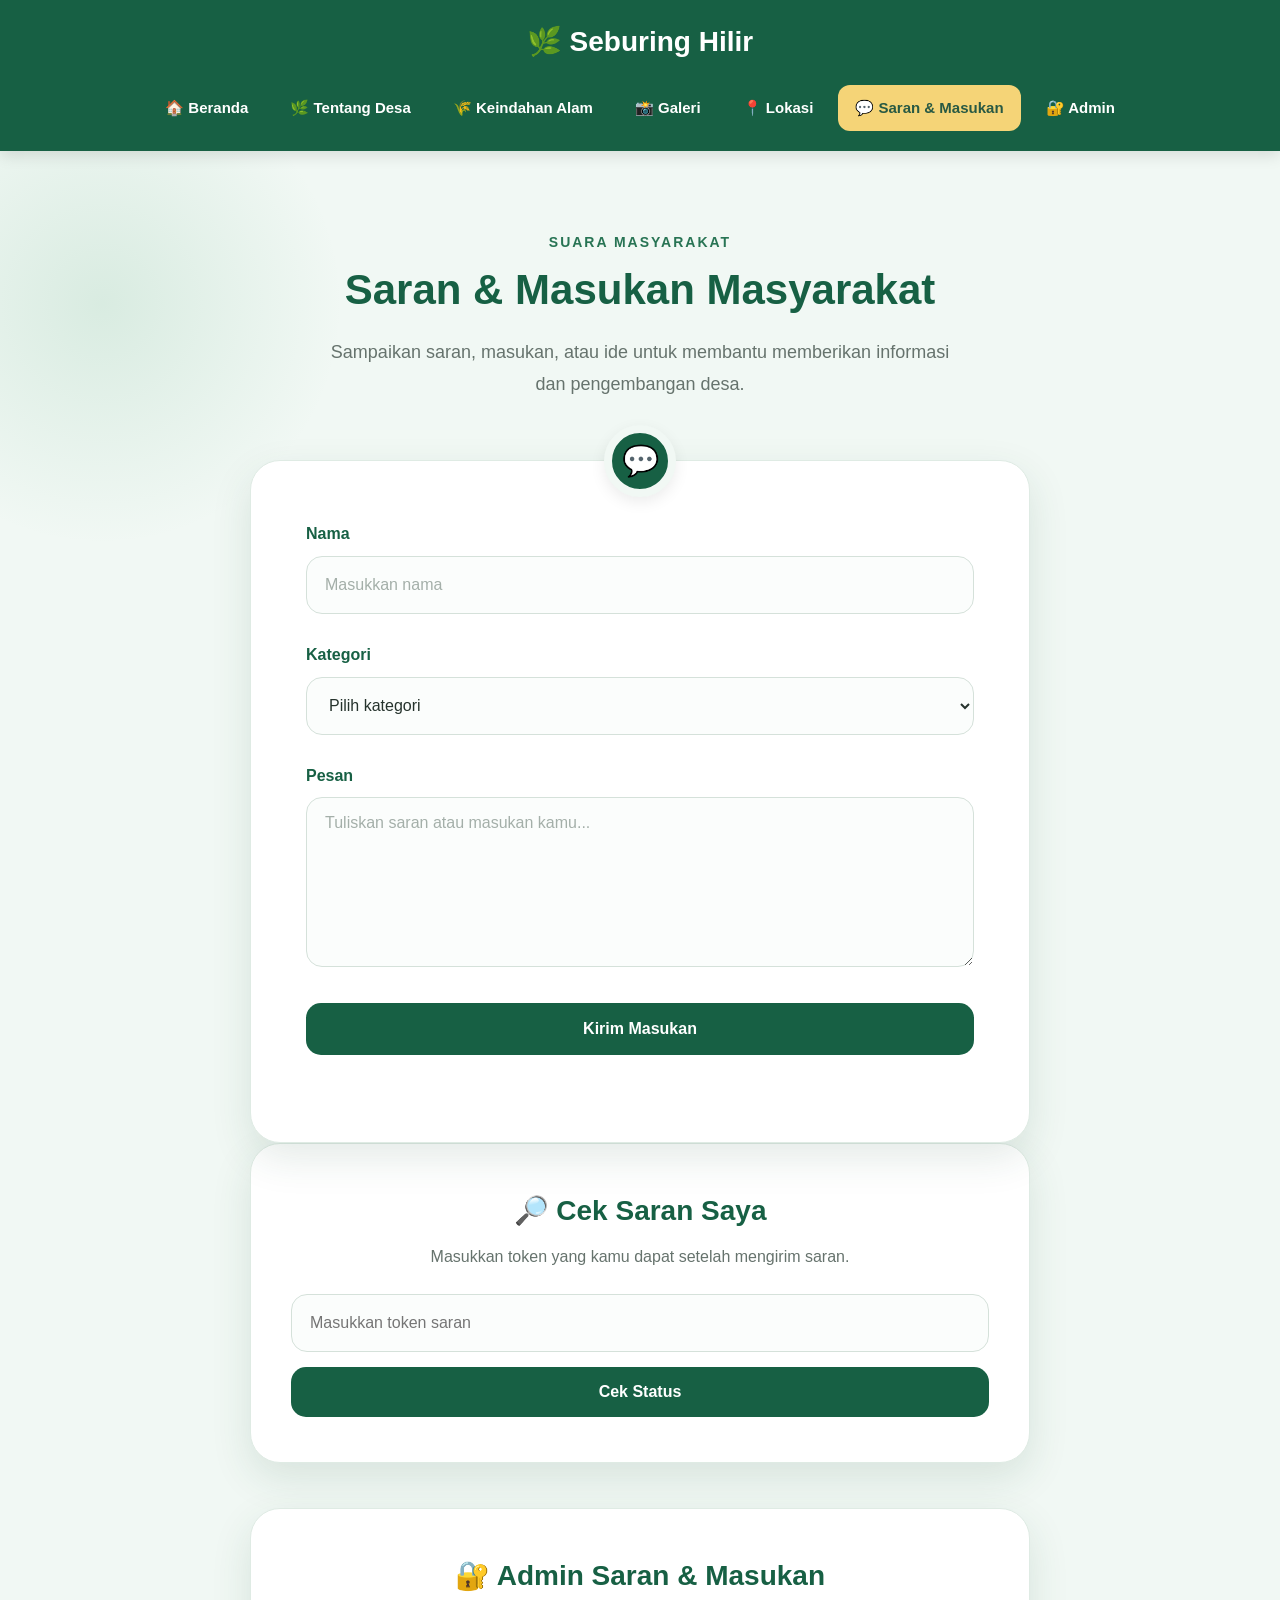
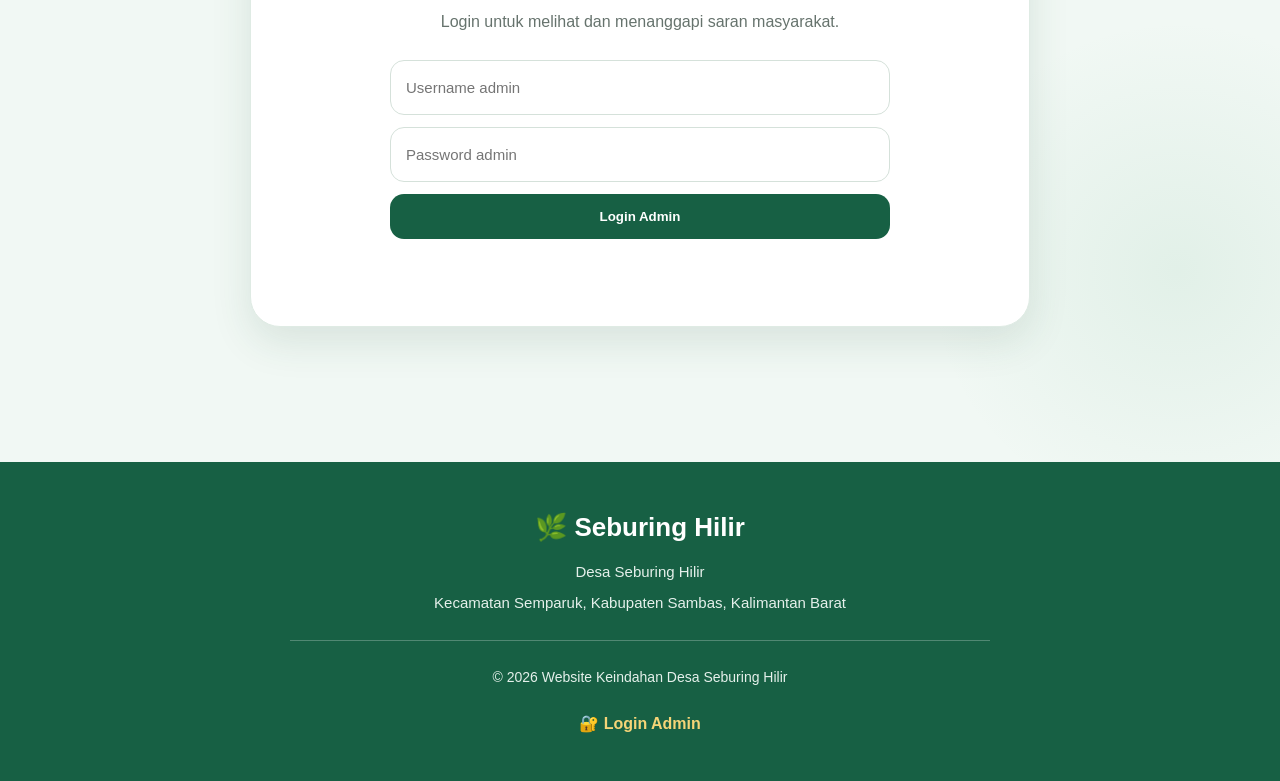
<file: saran.html>
<!DOCTYPE html>
<html lang="id">

<head>

    <meta charset="UTF-8">

    <meta name="viewport" content="width=device-width, initial-scale=1.0">

    <title>Saran & Masukan | Desa Seburing Hilir</title>

    <link rel="icon" type="image/svg+xml" href="favicon.svg">

    <style>

        /* =========================
           RESET
        ========================= */

        * {
            margin: 0;
            padding: 0;
            box-sizing: border-box;
        }

        html {
            scroll-behavior: smooth;
        }

        body {
            font-family: Arial, Helvetica, sans-serif;
            background: #f1f8f4;
            color: #26332d;
            line-height: 1.6;
        }


        /* =========================
           HEADER
        ========================= */

        .header {
            width: 100%;
            background: #176044;
            padding: 20px 30px;
            box-shadow: 0 4px 15px rgba(0, 0, 0, 0.12);
            position: relative;
            z-index: 10;
        }

        .logo {
            color: white;
            text-align: center;
            font-size: 28px;
            font-weight: bold;
            margin-bottom: 20px;
        }


        /* =========================
           NAVBAR
        ========================= */

        .navbar {
            display: flex;
            justify-content: center;
            align-items: center;
            flex-wrap: wrap;
            gap: 8px;
        }

        .navbar a {
            display: inline-block;
            color: white;
            text-decoration: none;
            font-size: 15px;
            font-weight: bold;
            padding: 11px 17px;
            border-radius: 12px;
            transition: all 0.3s ease;
        }

        .navbar a:hover {
            background: rgba(255, 255, 255, 0.15);
        }

        .navbar a.active {
            background: #f5d477;
            color: #285943;
        }


        /* =========================
           SECTION
        ========================= */

        .saran-section {
            min-height: 700px;
            padding: 80px 20px 100px;

            background:
                radial-gradient(
                    circle at 8% 8%,
                    rgba(90, 170, 125, 0.16),
                    transparent 240px
                ),

                radial-gradient(
                    circle at 92% 90%,
                    rgba(90, 170, 125, 0.10),
                    transparent 250px
                ),

                #f1f8f4;
        }

        .saran-container {
            width: 100%;
            max-width: 780px;
            margin: 0 auto;
            text-align: center;
        }


        /* =========================
           JUDUL
        ========================= */

        .small-title {
            color: #287454;
            font-size: 14px;
            font-weight: bold;
            letter-spacing: 2px;
            margin-bottom: 12px;
        }

        .saran-container h2 {
            color: #176044;
            font-size: 42px;
            line-height: 1.2;
            margin-bottom: 20px;
        }

        .saran-description {
            max-width: 650px;
            margin: 0 auto 60px;

            color: #66736d;
            font-size: 18px;
            line-height: 1.8;
        }


        /* =========================
           CARD
        ========================= */

        .card {
            width: 100%;

            background: white;

            padding: 45px 40px;

            border-radius: 30px;

            border: 1px solid #dfebe4;

            box-shadow:
                0 15px 40px rgba(31, 83, 60, 0.12);

            text-align: left;

            margin-bottom: 35px;
        }


        /* =========================
           FORM
        ========================= */

        .saran-form {
            position: relative;

            width: 100%;

            background: white;

            padding: 60px 55px 45px;

            border-radius: 30px;

            border: 1px solid #dfebe4;

            box-shadow:
                0 15px 40px rgba(31, 83, 60, 0.12);

            text-align: left;
        }


        /* =========================
           ICON
        ========================= */

        .saran-icon {
            position: absolute;

            top: -36px;
            left: 50%;

            transform: translateX(-50%);

            width: 72px;
            height: 72px;

            display: flex;
            align-items: center;
            justify-content: center;

            background: #176044;

            border: 8px solid #f1f8f4;

            border-radius: 50%;

            font-size: 30px;

            box-shadow:
                0 5px 15px rgba(0, 0, 0, 0.08);
        }


        /* =========================
           FORM GROUP
        ========================= */

        .saran-form-group {
            margin-bottom: 28px;
        }

        .saran-form-group label {
            display: block;

            margin-bottom: 9px;

            color: #176044;

            font-size: 16px;
            font-weight: bold;
        }


        /* =========================
           INPUT
        ========================= */

        .saran-form-group input,
        .saran-form-group select,
        .saran-form-group textarea {

            width: 100%;

            padding: 16px 18px;

            border: 1px solid #d5e1da;

            border-radius: 16px;

            background: #fbfdfc;

            color: #26332d;

            font-family: Arial, Helvetica, sans-serif;

            font-size: 16px;

            outline: none;

            transition: all 0.3s ease;
        }


        .saran-form-group input,
        .saran-form-group select {
            height: 58px;
        }


        .saran-form-group textarea {
            min-height: 170px;

            resize: vertical;
        }


        .saran-form-group input::placeholder,
        .saran-form-group textarea::placeholder {
            color: #a4afa9;
        }


        /* =========================
           FOCUS
        ========================= */

        .saran-form-group input:focus,
        .saran-form-group select:focus,
        .saran-form-group textarea:focus {

            border-color: #287454;

            background: white;

            box-shadow:
                0 0 0 3px rgba(40, 116, 84, 0.10);
        }


        /* =========================
           BUTTON
        ========================= */

        .saran-button {

            width: 100%;

            padding: 17px 20px;

            border: none;

            border-radius: 15px;

            background: #176044;

            color: white;

            font-size: 16px;

            font-weight: bold;

            cursor: pointer;

            transition: all 0.3s ease;
        }

        .saran-button:hover {
            background: #124b35;

            transform: translateY(-2px);
        }

        .saran-button:disabled {
            opacity: 0.6;
            cursor: not-allowed;
            transform: none;
        }


        /* =========================
           STATUS
        ========================= */

        .status-saran {

            margin-top: 18px;

            text-align: center;

            color: #287454;

            font-size: 15px;

            font-weight: bold;

            min-height: 24px;
        }


        /* =========================
           TOKEN BERHASIL
        ========================= */

        .token-box {

            display: none;

            margin-top: 20px;

            padding: 20px;

            background: #e8f5ed;

            border: 1px solid #b9dcc7;

            border-radius: 16px;

            text-align: center;
        }

        .token-box strong {
            display: block;

            color: #176044;

            margin-bottom: 8px;
        }

        .token-value {

            display: block;

            font-size: 20px;

            font-weight: bold;

            color: #176044;

            word-break: break-all;

            margin-bottom: 8px;
        }

        .token-info {

            color: #66736d;

            font-size: 13px;
        }


        /* =========================
           CEK SARAN
        ========================= */

        .cek-title {

            color: #176044;

            text-align: center;

            font-size: 28px;

            margin-bottom: 10px;
        }

        .cek-description {

            color: #66736d;

            text-align: center;

            margin-bottom: 25px;
        }

        .cek-input {

            width: 100%;

            height: 58px;

            padding: 15px 18px;

            border: 1px solid #d5e1da;

            border-radius: 16px;

            background: #fbfdfc;

            font-size: 16px;

            outline: none;

            margin-bottom: 15px;
        }

        .cek-input:focus {

            border-color: #287454;

            background: white;

            box-shadow:
                0 0 0 3px rgba(40, 116, 84, 0.10);
        }

        .cek-button {

            width: 100%;

            padding: 16px;

            border: none;

            border-radius: 15px;

            background: #176044;

            color: white;

            font-size: 16px;

            font-weight: bold;

            cursor: pointer;
        }

        .cek-button:hover {

            background: #124b35;
        }


        /* =========================
           HASIL SARAN
        ========================= */

        .hasil-saran {

            display: none;

            margin-top: 25px;

            padding: 25px;

            background: #f1f8f4;

            border-radius: 18px;

            border: 1px solid #d9e9df;
        }

        .hasil-row {

            margin-bottom: 12px;
        }

        .hasil-row:last-child {
            margin-bottom: 0;
        }

        .hasil-label {

            display: block;

            color: #287454;

            font-size: 13px;

            font-weight: bold;

            margin-bottom: 3px;
        }

        .hasil-value {

            color: #26332d;

            word-break: break-word;
        }

        .status-menunggu {

            display: inline-block;

            padding: 5px 12px;

            border-radius: 20px;

            background: #fff1c7;

            color: #856404;

            font-weight: bold;
        }

        .status-ditanggapi {

            display: inline-block;

            padding: 5px 12px;

            border-radius: 20px;

            background: #dff3e5;

            color: #176044;

            font-weight: bold;
        }


        /* =========================
           ADMIN LOGIN
        ========================= */

        .admin-section {

            margin-top: 45px;
        }

        .admin-title {

            color: #176044;

            text-align: center;

            font-size: 28px;

            margin-bottom: 10px;
        }

        .admin-description {

            text-align: center;

            color: #66736d;

            margin-bottom: 25px;
        }

        .admin-login-box {

            max-width: 500px;

            margin: auto;
        }

        .admin-input {

            width: 100%;

            height: 55px;

            padding: 15px;

            border: 1px solid #d5e1da;

            border-radius: 14px;

            margin-bottom: 12px;

            font-size: 15px;

            outline: none;
        }

        .admin-input:focus {

            border-color: #287454;
        }

        .admin-button {

            width: 100%;

            padding: 15px;

            border: none;

            border-radius: 14px;

            background: #176044;

            color: white;

            font-weight: bold;

            cursor: pointer;
        }

        .admin-button:hover {

            background: #124b35;
        }


        /* =========================
           PANEL ADMIN
        ========================= */

        #panelAdmin {

            display: none;

            margin-top: 30px;
        }

        .admin-panel-title {

            color: #176044;

            text-align: center;

            margin-bottom: 25px;

            font-size: 25px;
        }

        .admin-saran {

            background: #f8fcf9;

            border: 1px solid #dce9e1;

            border-radius: 18px;

            padding: 22px;

            margin-bottom: 20px;
        }

        .admin-saran-title {

            color: #176044;

            font-size: 18px;

            font-weight: bold;

            margin-bottom: 15px;
        }

        .admin-saran-info {

            margin-bottom: 8px;

            color: #26332d;
        }

        .admin-saran-info strong {

            color: #287454;
        }

        .admin-saran textarea {

            width: 100%;

            min-height: 120px;

            padding: 14px;

            margin-top: 12px;

            border: 1px solid #d5e1da;

            border-radius: 14px;

            font-family: Arial, Helvetica, sans-serif;

            font-size: 15px;

            resize: vertical;

            outline: none;
        }

        .admin-saran textarea:focus {

            border-color: #287454;
        }

        .admin-save {

            width: 100%;

            padding: 14px;

            margin-top: 12px;

            border: none;

            border-radius: 14px;

            background: #176044;

            color: white;

            font-weight: bold;

            cursor: pointer;
        }

        .admin-save:hover {

            background: #124b35;
        }

        .logout-button {

            width: 100%;

            padding: 13px;

            border: none;

            border-radius: 14px;

            background: #8a3d3d;

            color: white;

            font-weight: bold;

            cursor: pointer;

            margin-top: 10px;
        }


        /* =========================
           FOOTER
        ========================= */

        .footer {

            background: #176044;

            color: white;

            text-align: center;

            padding: 45px 20px;
        }

        .footer-logo {

            color: white;

            font-size: 26px;

            font-weight: bold;

            margin-bottom: 12px;
        }

        .footer p {

            margin: 7px 0;

            color: #e5f0eb;

            font-size: 15px;
        }

        .footer-line {

            width: 80%;

            max-width: 700px;

            height: 1px;

            margin: 25px auto;

            background: rgba(255, 255, 255, 0.25);
        }

        .copyright {

            font-size: 14px !important;
        }


        /* =========================
           RESPONSIVE
        ========================= */

        @media (max-width: 768px) {

            .header {
                padding: 18px 15px 20px;
            }

            .logo {
                font-size: 25px;
                margin-bottom: 18px;
            }

            .navbar {

                display: grid;

                grid-template-columns: repeat(2, 1fr);

                gap: 8px;
            }

            .navbar a {

                text-align: center;

                font-size: 13px;

                padding: 11px 6px;
            }

            .saran-section {

                padding: 70px 15px 80px;
            }

            .saran-container h2 {

                font-size: 34px;
            }

            .saran-description {

                font-size: 16px;

                margin-bottom: 55px;
            }

            .saran-form {

                padding: 55px 25px 35px;

                border-radius: 25px;
            }

            .card {

                padding: 35px 25px;

                border-radius: 25px;
            }

        }


        @media (max-width: 420px) {

            .logo {
                font-size: 23px;
            }

            .navbar a {

                font-size: 12px;

                padding: 10px 5px;
            }

            .saran-section {

                padding: 60px 12px 70px;
            }

            .saran-container h2 {

                font-size: 29px;
            }

            .saran-description {

                font-size: 15px;

                line-height: 1.7;
            }

            .saran-form {

                padding: 52px 18px 30px;

                border-radius: 22px;
            }

            .card {

                padding: 30px 18px;

                border-radius: 22px;
            }

            .saran-icon {

                width: 68px;
                height: 68px;

                font-size: 28px;
            }

        }

    </style>

</head>


<body>


    <!-- =========================
         HEADER
    ========================= -->

    <header class="header">

        <div class="logo">
            🌿 Seburing Hilir
        </div>


        <nav class="navbar">

            <a href="index.html">
                🏠 Beranda
            </a>

            <a href="tentang.html">
                🌿 Tentang Desa
            </a>

            <a href="alam.html">
                🌾 Keindahan Alam
            </a>

            <a href="galeri.html">
                📸 Galeri
            </a>

            <a href="lokasi.html">
                📍 Lokasi
            </a>

            <a href="saran.html" class="active">
                💬 Saran & Masukan
            </a>

            <a href="login.html">
                🔐 Admin
            </a>

        </nav>

    </header>



    <!-- =========================
         SARAN
    ========================= -->

    <section class="saran-section">

        <div class="saran-container">


            <p class="small-title">
                SUARA MASYARAKAT
            </p>


            <h2>
                Saran & Masukan Masyarakat
            </h2>


            <p class="saran-description">
                Sampaikan saran, masukan, atau ide untuk membantu
                memberikan informasi dan pengembangan desa.
            </p>



            <!-- =========================
                 FORM KIRIM SARAN
            ========================= -->

            <form
                id="saranForm"
                class="saran-form"
            >


                <div class="saran-icon">
                    💬
                </div>



                <div class="saran-form-group">

                    <label for="namaSaran">
                        Nama
                    </label>

                    <input
                        type="text"
                        id="namaSaran"
                        name="nama"
                        placeholder="Masukkan nama"
                        required
                    >

                </div>



                <div class="saran-form-group">

                    <label for="kategoriSaran">
                        Kategori
                    </label>

                    <select
                        id="kategoriSaran"
                        name="kategori"
                        required
                    >

                        <option value="">
                            Pilih kategori
                        </option>

                        <option value="Saran">
                            Saran
                        </option>

                        <option value="Masukan">
                            Masukan
                        </option>

                        <option value="Ide">
                            Ide
                        </option>

                        <option value="Lainnya">
                            Lainnya
                        </option>

                    </select>

                </div>



                <div class="saran-form-group">

                    <label for="pesanSaran">
                        Pesan
                    </label>

                    <textarea
                        id="pesanSaran"
                        name="pesan"
                        rows="6"
                        placeholder="Tuliskan saran atau masukan kamu..."
                        required
                    ></textarea>

                </div>



                <button
                    type="submit"
                    class="saran-button"
                    id="btnKirimSaran"
                >
                    Kirim Masukan
                </button>



                <p
                    id="statusSaran"
                    class="status-saran"
                ></p>



                <!-- TOKEN -->

                <div
                    id="tokenBox"
                    class="token-box"
                >

                    <strong>
                        Token Saran Anda
                    </strong>

                    <span
                        id="tokenValue"
                        class="token-value"
                    ></span>

                    <span class="token-info">
                        Simpan token ini untuk mengecek status
                        dan tanggapan saran kamu.
                    </span>

                </div>


            </form>



            <!-- =========================
                 CEK SARAN
            ========================= -->

            <div class="card">

                <h3 class="cek-title">
                    🔎 Cek Saran Saya
                </h3>

                <p class="cek-description">
                    Masukkan token yang kamu dapat setelah mengirim saran.
                </p>


                <input
                    type="text"
                    id="tokenCek"
                    class="cek-input"
                    placeholder="Masukkan token saran"
                >


                <button
                    type="button"
                    class="cek-button"
                    id="btnCekSaran"
                >
                    Cek Status
                </button>


                <div
                    id="hasilSaran"
                    class="hasil-saran"
                ></div>

            </div>



            <!-- =========================
                 ADMIN
            ========================= -->

            <div class="card admin-section">

                <h3 class="admin-title">
                    🔐 Admin Saran & Masukan
                </h3>

                <p class="admin-description">
                    Login untuk melihat dan menanggapi saran masyarakat.
                </p>


                <!-- LOGIN ADMIN -->

                <div
                    id="adminLoginBox"
                    class="admin-login-box"
                >

                    <input
                        type="text"
                        id="adminUsername"
                        class="admin-input"
                        placeholder="Username admin"
                    >


                    <input
                        type="password"
                        id="adminPassword"
                        class="admin-input"
                        placeholder="Password admin"
                    >


                    <button
                        type="button"
                        class="admin-button"
                        id="btnLoginAdmin"
                    >
                        Login Admin
                    </button>


                    <p
                        id="statusAdmin"
                        class="status-saran"
                    ></p>

                </div>



                <!-- PANEL ADMIN -->

                <div id="panelAdmin">

                    <h3 class="admin-panel-title">
                        Daftar Saran Masyarakat
                    </h3>


                    <div id="daftarSaranAdmin">

                    </div>


                    <button
                        type="button"
                        class="logout-button"
                        id="btnLogoutAdmin"
                    >
                        Logout Admin
                    </button>

                </div>

            </div>


        </div>

    </section>



    <!-- =========================
         FOOTER
    ========================= -->

    <footer class="footer">

        <div class="footer-logo">
            🌿 Seburing Hilir
        </div>

        <p>
            Desa Seburing Hilir
        </p>

        <p>
            Kecamatan Semparuk, Kabupaten Sambas,
            Kalimantan Barat
        </p>

        <div class="footer-line"></div>

        <p class="copyright">
            © 2026 Website Keindahan Desa Seburing Hilir
        </p>

        <a
            href="login.html"
            class="admin-link"
            style="
                display:inline-block;
                margin-top:15px;
                color:#f5d477;
                text-decoration:none;
                font-weight:bold;
            "
        >
            🔐 Login Admin
        </a>

    </footer>



    <!-- =========================
         JAVASCRIPT
    ========================= -->

    <script>

        /*
         * URL GOOGLE APPS SCRIPT
         *
         * PAKAI URL DEPLOYMENT KAMU
         */

        const API_URL =
            "https://script.google.com/macros/s/AKfycbwXZM3JocmsycsqVfgfZTn4c5Vfy2ePwZfrHxYDKtBegrm-4Iz2yVYUsHZfCcazKDCg/exec";


        /* =========================
           FORM SARAN
        ========================= */

        const saranForm =
            document.getElementById("saranForm");

        const btnKirimSaran =
            document.getElementById("btnKirimSaran");

        const statusSaran =
            document.getElementById("statusSaran");

        const tokenBox =
            document.getElementById("tokenBox");

        const tokenValue =
            document.getElementById("tokenValue");


        saranForm.addEventListener(
            "submit",
            async function(event) {

                event.preventDefault();


                btnKirimSaran.disabled = true;

                btnKirimSaran.textContent =
                    "Mengirim...";

                statusSaran.textContent =
                    "Saran sedang dikirim...";

                statusSaran.style.color =
                    "#287454";


                tokenBox.style.display =
                    "none";


                const nama =
                    document
                        .getElementById("namaSaran")
                        .value
                        .trim();


                const kategori =
                    document
                        .getElementById("kategoriSaran")
                        .value
                        .trim();


                const pesan =
                    document
                        .getElementById("pesanSaran")
                        .value
                        .trim();


                try {

                    const formData =
                        new URLSearchParams();

                    formData.append(
                        "action",
                        "saran"
                    );

                    formData.append(
                        "nama",
                        nama
                    );

                    formData.append(
                        "kategori",
                        kategori
                    );

                    formData.append(
                        "pesan",
                        pesan
                    );


                    const response =
                        await fetch(
                            API_URL,
                            {
                                method: "POST",

                                body: formData
                            }
                        );


                    const result =
                        await response.json();


                    if (
                        result.status ===
                        "success"
                    ) {

                        statusSaran.textContent =
                            "Saran berhasil dikirim!";


                        /*
                         * MENAMPILKAN TOKEN
                         */

                        if (result.token) {

                            tokenValue.textContent =
                                result.token;

                            tokenBox.style.display =
                                "block";

                        }


                        saranForm.reset();

                    } else {

                        statusSaran.textContent =
                            result.message ||
                            "Saran gagal dikirim.";

                        statusSaran.style.color =
                            "#9b2929";

                    }


                } catch (error) {

                    console.error(error);

                    statusSaran.textContent =
                        "Terjadi kesalahan saat mengirim saran.";

                    statusSaran.style.color =
                        "#9b2929";

                }


                btnKirimSaran.disabled = false;

                btnKirimSaran.textContent =
                    "Kirim Masukan";

            }
        );



        /* =========================
           CEK SARAN
        ========================= */

        const btnCekSaran =
            document.getElementById("btnCekSaran");

        const tokenCek =
            document.getElementById("tokenCek");

        const hasilSaran =
            document.getElementById("hasilSaran");


        btnCekSaran.addEventListener(
            "click",
            async function() {

                const token =
                    tokenCek.value.trim();


                if (!token) {

                    hasilSaran.style.display =
                        "block";

                    hasilSaran.innerHTML =
                        "<p style='color:#9b2929;font-weight:bold;'>Token wajib diisi.</p>";

                    return;

                }


                btnCekSaran.disabled =
                    true;

                btnCekSaran.textContent =
                    "Mengecek...";


                hasilSaran.style.display =
                    "block";

                hasilSaran.innerHTML =
                    "<p>Memeriksa data...</p>";


                try {

                    const url =
                        API_URL +
                        "?action=cekSaran&token=" +
                        encodeURIComponent(token);


                    const response =
                        await fetch(url);


                    const result =
                        await response.json();


                    if (
                        result.status !==
                        "success"
                    ) {

                        hasilSaran.innerHTML =
                            "<p style='color:#9b2929;font-weight:bold;'>" +
                            (
                                result.message ||
                                "Data tidak ditemukan."
                            ) +
                            "</p>";

                        return;

                    }


                    const data =
                        result.data;


                    let statusClass =
                        "status-menunggu";


                    if (
                        String(data.status)
                            .toLowerCase() ===
                        "ditanggapi"
                    ) {

                        statusClass =
                            "status-ditanggapi";

                    }


                    hasilSaran.innerHTML = `

                        <div class="hasil-row">

                            <span class="hasil-label">
                                Nama
                            </span>

                            <div class="hasil-value">
                                ${escapeHTML(data.nama || "-")}
                            </div>

                        </div>


                        <div class="hasil-row">

                            <span class="hasil-label">
                                Kategori
                            </span>

                            <div class="hasil-value">
                                ${escapeHTML(data.kategori || "-")}
                            </div>

                        </div>


                        <div class="hasil-row">

                            <span class="hasil-label">
                                Pesan
                            </span>

                            <div class="hasil-value">
                                ${escapeHTML(data.pesan || "-")}
                            </div>

                        </div>


                        <div class="hasil-row">

                            <span class="hasil-label">
                                Status
                            </span>

                            <div class="hasil-value">

                                <span class="${statusClass}">
                                    ${escapeHTML(data.status || "Menunggu")}
                                </span>

                            </div>

                        </div>


                        <div class="hasil-row">

                            <span class="hasil-label">
                                Tanggapan Admin
                            </span>

                            <div class="hasil-value">
                                ${escapeHTML(
                                    data.tanggapan ||
                                    "Belum ada tanggapan."
                                )}
                            </div>

                        </div>

                    `;


                } catch (error) {

                    console.error(error);

                    hasilSaran.innerHTML =
                        "<p style='color:#9b2929;font-weight:bold;'>Gagal mengambil data. Periksa URL Apps Script dan deployment.</p>";

                }


                btnCekSaran.disabled =
                    false;

                btnCekSaran.textContent =
                    "Cek Status";

            }
        );



        /* =========================
           LOGIN ADMIN
        ========================= */

        const btnLoginAdmin =
            document.getElementById("btnLoginAdmin");

        const adminUsername =
            document.getElementById("adminUsername");

        const adminPassword =
            document.getElementById("adminPassword");

        const statusAdmin =
            document.getElementById("statusAdmin");

        const adminLoginBox =
            document.getElementById("adminLoginBox");

        const panelAdmin =
            document.getElementById("panelAdmin");


        btnLoginAdmin.addEventListener(
            "click",
            async function() {

                const username =
                    adminUsername.value.trim();

                const password =
                    adminPassword.value.trim();


                if (!username || !password) {

                    statusAdmin.textContent =
                        "Username dan password wajib diisi.";

                    statusAdmin.style.color =
                        "#9b2929";

                    return;

                }


                btnLoginAdmin.disabled =
                    true;

                btnLoginAdmin.textContent =
                    "Memeriksa...";


                try {

                    const formData =
                        new URLSearchParams();

                    formData.append(
                        "action",
                        "login"
                    );

                    formData.append(
                        "username",
                        username
                    );

                    formData.append(
                        "password",
                        password
                    );


                    const response =
                        await fetch(
                            API_URL,
                            {
                                method: "POST",
                                body: formData
                            }
                        );


                    const result =
                        await response.json();


                    if (
                        result.status !==
                        "success"
                    ) {

                        statusAdmin.textContent =
                            result.message ||
                            "Login gagal.";

                        statusAdmin.style.color =
                            "#9b2929";

                        return;

                    }


                    statusAdmin.textContent =
                        "Login berhasil.";

                    statusAdmin.style.color =
                        "#287454";


                    adminLoginBox.style.display =
                        "none";


                    panelAdmin.style.display =
                        "block";


                    loadSaranAdmin();


                } catch (error) {

                    console.error(error);

                    statusAdmin.textContent =
                        "Gagal terhubung ke Apps Script.";

                    statusAdmin.style.color =
                        "#9b2929";

                }


                btnLoginAdmin.disabled =
                    false;

                btnLoginAdmin.textContent =
                    "Login Admin";

            }
        );



        /* =========================
           LOAD DATA ADMIN
        ========================= */

        async function loadSaranAdmin() {

            const daftar =
                document.getElementById(
                    "daftarSaranAdmin"
                );


            daftar.innerHTML =
                "<p style='text-align:center;'>Memuat saran...</p>";


            try {

                const response =
                    await fetch(
                        API_URL +
                        "?action=getSaran"
                    );


                const result =
                    await response.json();


                if (
                    result.status !==
                    "success"
                ) {

                    daftar.innerHTML =
                        "<p style='color:#9b2929;'>Gagal mengambil data saran.</p>";

                    return;

                }


                const data =
                    result.data || [];


                if (data.length === 0) {

                    daftar.innerHTML =
                        "<p style='text-align:center;'>Belum ada saran.</p>";

                    return;

                }


                daftar.innerHTML = "";


                data.forEach(
                    function(item, index) {

                        const div =
                            document.createElement(
                                "div"
                            );


                        div.className =
                            "admin-saran";


                        div.innerHTML = `

                            <div class="admin-saran-title">
                                Saran #${index + 1}
                            </div>


                            <div class="admin-saran-info">
                                <strong>Token:</strong>
                                ${escapeHTML(item.token || "-")}
                            </div>


                            <div class="admin-saran-info">
                                <strong>Nama:</strong>
                                ${escapeHTML(item.nama || "-")}
                            </div>


                            <div class="admin-saran-info">
                                <strong>Kategori:</strong>
                                ${escapeHTML(item.kategori || "-")}
                            </div>


                            <div class="admin-saran-info">
                                <strong>Pesan:</strong>
                                ${escapeHTML(item.pesan || "-")}
                            </div>


                            <div class="admin-saran-info">
                                <strong>Status:</strong>
                                ${escapeHTML(item.status || "Menunggu")}
                            </div>


                            <textarea
                                id="tanggapan-${index}"
                                placeholder="Tulis tanggapan admin..."
                            >${escapeHTML(item.tanggapan || "")}</textarea>


                            <button
                                type="button"
                                class="admin-save"
                                onclick="simpanTanggapan(
                                    '${escapeJS(item.token || "")}',
                                    ${index}
                                )"
                            >
                                Simpan Tanggapan
                            </button>

                        `;


                        daftar.appendChild(div);

                    }
                );


            } catch (error) {

                console.error(error);

                daftar.innerHTML =
                    "<p style='color:#9b2929;'>Gagal mengambil data dari Apps Script.</p>";

            }

        }



        /* =========================
           SIMPAN TANGGAPAN
        ========================= */

        async function simpanTanggapan(
            token,
            index
        ) {

            const textarea =
                document.getElementById(
                    "tanggapan-" + index
                );


            const tanggapan =
                textarea.value.trim();


            if (!tanggapan) {

                alert(
                    "Tanggapan belum diisi."
                );

                return;

            }


            try {

                const formData =
                    new URLSearchParams();

                formData.append(
                    "action",
                    "updateSaran"
                );

                formData.append(
                    "token",
                    token
                );

                formData.append(
                    "status",
                    "Ditanggapi"
                );

                formData.append(
                    "tanggapan",
                    tanggapan
                );


                const response =
                    await fetch(
                        API_URL,
                        {
                            method: "POST",
                            body: formData
                        }
                    );


                const result =
                    await response.json();


                if (
                    result.status !==
                    "success"
                ) {

                    alert(
                        result.message ||
                        "Tanggapan gagal disimpan."
                    );

                    return;

                }


                alert(
                    "Tanggapan berhasil disimpan."
                );


                loadSaranAdmin();


            } catch (error) {

                console.error(error);

                alert(
                    "Terjadi kesalahan saat menyimpan tanggapan."
                );

            }

        }



        /* =========================
           LOGOUT
        ========================= */

        document
            .getElementById("btnLogoutAdmin")
            .addEventListener(
                "click",
                function() {

                    adminLoginBox.style.display =
                        "block";

                    panelAdmin.style.display =
                        "none";

                    adminUsername.value =
                        "";

                    adminPassword.value =
                        "";

                    statusAdmin.textContent =
                        "";

                }
            );



        /* =========================
           SECURITY / HTML ESCAPE
        ========================= */

        function escapeHTML(value) {

            return String(value || "")
                .replace(/&/g, "&amp;")
                .replace(/</g, "&lt;")
                .replace(/>/g, "&gt;")
                .replace(/"/g, "&quot;")
                .replace(/'/g, "&#039;");

        }


        function escapeJS(value) {

            return String(value || "")
                .replace(/\\/g, "\\\\")
                .replace(/'/g, "\\'")
                .replace(/\r/g, "\\r")
                .replace(/\n/g, "\\n");

        }

    </script>


</body>

</html>
</file>
<file: style.css>
/* =====================================================
   RESET & DASAR
===================================================== */

* {
    margin: 0;
    padding: 0;
    box-sizing: border-box;
    scroll-behavior: smooth;
}

html {
    scroll-behavior: smooth;
}

body {
    font-family:
        Arial,
        Helvetica,
        sans-serif;

    color: #26352d;
    background: #fffdf8;
    line-height: 1.7;
}

img {
    display: block;
    width: 100%;
}

a {
    text-decoration: none;
}

button,
input,
select,
textarea {
    font-family: inherit;
}


/* =====================================================
   HEADER / NAVBAR
===================================================== */

.header {
    position: fixed;
    top: 0;
    left: 0;
    width: 100%;
    z-index: 1000;

    display: flex;
    align-items: center;
    justify-content: space-between;

    padding: 14px 5%;

    background: rgba(14, 81, 53, 0.94);

    backdrop-filter: blur(12px);

    box-shadow:
        0 5px 25px rgba(0, 0, 0, 0.12);
}

.logo {
    color: white;
    font-size: 21px;
    font-weight: bold;
    white-space: nowrap;
}

.navbar {
    display: flex;
    align-items: center;
    gap: 5px;
}

.navbar a {
    position: relative;

    color: rgba(255, 255, 255, 0.9);

    padding: 9px 13px;

    border-radius: 25px;

    font-size: 13px;
    font-weight: bold;

    transition: 0.3s ease;
}

.navbar a:hover {
    color: white;
    background: rgba(255, 255, 255, 0.13);
    transform: translateY(-2px);
}

.navbar a.active {
    color: #0e5135;
    background: #f3d27a;
}

.navbar a.active:hover {
    background: #f5d98b;
}


/* =====================================================
   HERO
===================================================== */

.hero {
    min-height: 100vh;

    position: relative;

    display: flex;
    align-items: center;
    justify-content: center;

    text-align: center;

    color: white;

    background-image:
        linear-gradient(
            135deg,
            rgba(7, 55, 36, 0.78),
            rgba(14, 81, 53, 0.42),
            rgba(0, 0, 0, 0.58)
        ),
        url("sawah.jpg");

    background-size: cover;
    background-position: center;
}

.hero::after {
    content: "";

    position: absolute;

    left: 50%;
    bottom: 0;

    width: 100%;
    height: 100px;

    transform: translateX(-50%);

    background:
        linear-gradient(
            transparent,
            rgba(255, 253, 248, 0.18)
        );

    pointer-events: none;
}

.hero-content {
    position: relative;

    z-index: 2;

    max-width: 850px;

    padding: 30px 20px;
}

.hero-small {
    display: inline-block;

    margin-bottom: 18px;

    padding: 8px 18px;

    border: 1px solid rgba(255,255,255,0.4);

    border-radius: 30px;

    background: rgba(255,255,255,0.10);

    backdrop-filter: blur(8px);

    color: #f3d27a;

    font-size: 12px;

    font-weight: bold;

    letter-spacing: 4px;
}

.hero h1 {
    margin-bottom: 20px;

    font-size: 68px;

    line-height: 1.05;

    letter-spacing: -2px;
}

.hero h1 span {
    display: block;

    color: #d7f0df;
}

.hero-description {
    max-width: 680px;

    margin: auto;

    color: rgba(255,255,255,0.9);

    font-size: 18px;
}

.hero-buttons {
    display: flex;

    justify-content: center;

    gap: 13px;

    flex-wrap: wrap;

    margin-top: 32px;
}

.button {
    display: inline-flex;

    align-items: center;
    justify-content: center;

    padding: 13px 24px;

    border-radius: 30px;

    color: #145b3b;

    background: #ffffff;

    font-size: 14px;
    font-weight: bold;

    box-shadow:
        0 8px 25px rgba(0,0,0,0.12);

    transition: 0.3s ease;
}

.button:hover {
    transform: translateY(-4px);

    box-shadow:
        0 12px 30px rgba(0,0,0,0.2);
}

.button-outline {
    color: white;

    background: rgba(255,255,255,0.08);

    border: 1px solid rgba(255,255,255,0.65);

    box-shadow: none;
}

.button-outline:hover {
    color: #145b3b;

    background: white;
}

.button.green {
    color: white;

    background: #176b45;

    box-shadow:
        0 8px 22px rgba(23,107,69,0.18);
}

.button.green:hover {
    background: #23804e;
}


/* =====================================================
   SECTION UMUM
===================================================== */

.small-title {
    margin-bottom: 9px;

    color: #5b9f76;

    font-size: 11px;

    font-weight: bold;

    letter-spacing: 4px;
}

.intro,
.features,
.database-section,
.saran-section {
    padding: 100px 6%;
}


/* =====================================================
   INTRO / SAMBUTAN
===================================================== */

.intro {
    max-width: 1200px;

    margin: auto;

    display: grid;

    grid-template-columns: 1fr 1fr;

    gap: 65px;

    align-items: center;
}

.intro-text h2 {
    max-width: 560px;

    margin-bottom: 20px;

    color: #176b45;

    font-size: 42px;

    line-height: 1.18;
}

.intro-text > p:not(.small-title) {
    max-width: 570px;

    margin-bottom: 14px;

    color: #606c65;

    font-size: 15px;
}

.intro-text .button {
    margin-top: 12px;
}

.intro-image {
    position: relative;

    overflow: hidden;

    border-radius: 28px;

    box-shadow:
        0 20px 50px rgba(20, 70, 45, 0.14);
}

.intro-image::after {
    content: "";

    position: absolute;

    inset: 0;

    border: 1px solid rgba(255,255,255,0.3);

    border-radius: 28px;

    pointer-events: none;
}

.intro-image img {
    height: 430px;

    object-fit: cover;

    transition: 0.6s ease;
}

.intro-image:hover img {
    transform: scale(1.05);
}


/* =====================================================
   FEATURES
===================================================== */

.features {
    background:
        linear-gradient(
            180deg,
            #f2f8f3,
            #e9f3ec
        );

    text-align: center;
}

.section-title {
    max-width: 700px;

    margin: 0 auto 50px;
}

.section-title h2 {
    margin-bottom: 10px;

    color: #176b45;

    font-size: 38px;

    line-height: 1.2;
}

.section-title > p:last-child {
    color: #69756e;

    font-size: 15px;
}

.feature-container {
    max-width: 1100px;

    margin: auto;

    display: grid;

    grid-template-columns:
        repeat(3, 1fr);

    gap: 25px;
}

.feature-card {
    padding: 35px 27px;

    background: rgba(255,255,255,0.92);

    border: 1px solid #e1eee5;

    border-radius: 22px;

    box-shadow:
        0 10px 30px rgba(22, 69, 45, 0.07);

    transition: 0.35s ease;
}

.feature-card:hover {
    transform: translateY(-8px);

    border-color: #cfe4d5;

    box-shadow:
        0 18px 40px rgba(22, 69, 45, 0.12);
}

.feature-icon {
    width: 65px;
    height: 65px;

    margin: 0 auto 20px;

    display: flex;

    align-items: center;
    justify-content: center;

    border-radius: 50%;

    background: #edf7ef;

    font-size: 29px;
}

.feature-card h3 {
    margin-bottom: 9px;

    color: #176b45;

    font-size: 21px;
}

.feature-card p {
    color: #69756e;

    font-size: 14px;
}


/* =====================================================
   DATABASE
===================================================== */

.database-section {
    background: #fffdf8;

    text-align: center;
}

.database-container {
    max-width: 1150px;

    margin: auto;
}

.database-container h2 {
    margin-bottom: 10px;

    color: #176b45;

    font-size: 38px;

    line-height: 1.2;
}

.database-container > p:not(.small-title) {
    color: #69756e;

    font-size: 15px;
}

#databaseData {
    display: grid;

    grid-template-columns:
        repeat(auto-fit, minmax(250px, 1fr));

    gap: 25px;

    margin-top: 40px;

    text-align: left;
}

.database-card {
    overflow: hidden;

    background: white;

    border: 1px solid #e4ece6;

    border-radius: 20px;

    box-shadow:
        0 8px 28px rgba(0,0,0,0.06);

    transition: 0.35s ease;
}

.database-card:hover {
    transform: translateY(-7px);

    box-shadow:
        0 16px 35px rgba(0,0,0,0.10);
}

.database-card img {
    width: 100%;

    height: 210px;

    object-fit: cover;
}

.database-card-content {
    padding: 21px;
}

.database-card-content h3 {
    margin: 5px 0 8px;

    color: #176b45;

    font-size: 20px;
}

.database-card-content p {
    color: #68736d;

    font-size: 14px;
}

.database-card-content small {
    display: inline-block;

    color: #659f79;

    font-size: 11px;

    font-weight: bold;

    letter-spacing: 2px;
}


/* =====================================================
   SARAN & MASUKAN
===================================================== */

.saran-section {
    background:
        linear-gradient(
            180deg,
            #edf7ef,
            #e6f1e9
        );
}

.saran-container {
    max-width: 760px;

    margin: auto;

    text-align: center;
}

.saran-container h2 {
    margin-bottom: 10px;

    color: #176b45;

    font-size: 38px;

    line-height: 1.2;
}

.saran-description {
    max-width: 650px;

    margin: 0 auto 35px;

    color: #66736b;

    font-size: 15px;
}

.saran-form {
    padding: 35px;

    background: rgba(255,255,255,0.96);

    border: 1px solid #dfebe3;

    border-radius: 22px;

    box-shadow:
        0 15px 40px rgba(20, 70, 45, 0.08);

    text-align: left;
}

.saran-form-group {
    margin-bottom: 20px;
}

.saran-form-group label {
    display: block;

    margin-bottom: 7px;

    color: #176b45;

    font-size: 13px;

    font-weight: bold;
}

.saran-form-group input,
.saran-form-group select,
.saran-form-group textarea {
    width: 100%;

    padding: 13px 15px;

    border: 1px solid #d5e3da;

    border-radius: 11px;

    background: #fbfdfb;

    color: #26352d;

    font-size: 14px;

    outline: none;

    transition: 0.3s ease;
}

.saran-form-group input::placeholder,
.saran-form-group textarea::placeholder {
    color: #9aa59f;
}

.saran-form-group input:focus,
.saran-form-group select:focus,
.saran-form-group textarea:focus {
    border-color: #65a77e;

    background: white;

    box-shadow:
        0 0 0 4px rgba(88,168,120,0.10);
}

.saran-form-group textarea {
    min-height: 135px;

    resize: vertical;
}

.saran-button {
    width: 100%;

    padding: 14px 20px;

    border: none;

    border-radius: 30px;

    color: white;

    background: #176b45;

    font-size: 15px;

    font-weight: bold;

    cursor: pointer;

    transition: 0.3s ease;
}

.saran-button:hover {
    background: #23804e;

    transform: translateY(-3px);

    box-shadow:
        0 10px 22px rgba(23,107,69,0.20);
}

.status-saran {
    min-height: 24px;

    margin-top: 14px;

    color: #176b45;

    text-align: center;

    font-size: 13px;

    font-weight: bold;
}


/* =====================================================
   QUOTE
===================================================== */

.quote {
    position: relative;

    padding: 90px 25px;

    text-align: center;

    color: white;

    background:
        linear-gradient(
            135deg,
            rgba(8,65,42,0.96),
            rgba(23,107,69,0.92)
        );
}

.quote::before {
    content: "“";

    position: absolute;

    top: 25px;
    left: 50%;

    transform: translateX(-50%);

    color: rgba(255,255,255,0.08);

    font-family: Georgia, serif;

    font-size: 150px;

    line-height: 1;
}

.quote-content {
    position: relative;

    z-index: 2;

    max-width: 760px;

    margin: auto;
}

.quote-content p {
    margin-bottom: 18px;

    font-family: Georgia, serif;

    font-size: 23px;

    font-style: italic;

    line-height: 1.6;
}

.quote-content span {
    color: #f3d27a;

    font-size: 13px;

    font-weight: bold;
}


/* =====================================================
   FOOTER
===================================================== */

.footer {
    padding: 55px 20px 35px;

    text-align: center;

    color: white;

    background: #0c4c31;
}

.footer-logo {
    margin-bottom: 8px;

    font-size: 24px;

    font-weight: bold;
}

.footer > p {
    color: #cce1d4;

    font-size: 13px;
}

.footer-line {
    width: 55px;

    height: 2px;

    margin: 23px auto;

    background: #f3d27a;
}

.copyright {
    margin-top: 5px;

    font-size: 12px !important;
}

.admin-link {
    display: inline-block;

    margin-top: 15px;

    color: #cfe5d7;

    font-size: 12px;

    opacity: 0.7;

    transition: 0.3s;
}

.admin-link:hover {
    color: #f3d27a;

    opacity: 1;
}


/* =====================================================
   LOGIN ADMIN
===================================================== */

.login-container {
    min-height: 100vh;

    display: flex;

    align-items: center;
    justify-content: center;

    padding: 25px;

    background:
        linear-gradient(
            135deg,
            #edf7ef,
            #fdfbf5
        );
}

.login-box {
    width: 100%;

    max-width: 400px;

    padding: 35px;

    background: white;

    border: 1px solid #e1ebe4;

    border-radius: 22px;

    box-shadow:
        0 15px 40px rgba(0,0,0,0.09);

    text-align: center;
}

.login-box input {
    width: 100%;

    padding: 13px;

    margin-top: 12px;

    border: 1px solid #d7e3db;

    border-radius: 9px;

    outline: none;
}

.login-box input:focus {
    border-color: #58a878;

    box-shadow:
        0 0 0 3px rgba(88,168,120,0.10);
}

.login-box button {
    width: 100%;

    padding: 13px;

    margin-top: 15px;

    border: none;

    border-radius: 25px;

    color: white;

    background: #176b45;

    font-weight: bold;

    cursor: pointer;

    transition: 0.3s;
}

.login-box button:hover {
    background: #23804e;

    transform: translateY(-2px);
}

.login-box a {
    display: inline-block;

    margin-top: 20px;

    color: #176b45;
}

.admin-link:hover {
    text-decoration: underline;
}


/* =====================================================
   ADMIN PANEL
===================================================== */

.admin-container {
    max-width: 1100px;

    margin: auto;

    padding: 100px 20px 40px;
}

.admin-header {
    display: flex;

    align-items: center;

    justify-content: space-between;

    gap: 20px;

    margin-bottom: 30px;
}

.admin-form {
    margin-bottom: 30px;

    padding: 28px;

    background: white;

    border: 1px solid #e2ebe5;

    border-radius: 18px;

    box-shadow:
        0 8px 25px rgba(0,0,0,0.06);
}

.admin-form input,
.admin-form select,
.admin-form textarea {
    width: 100%;

    padding: 12px;

    margin: 8px 0;

    border: 1px solid #d7e3db;

    border-radius: 8px;
}

.admin-form textarea {
    min-height: 120px;

    resize: vertical;
}

.admin-header button,
.admin-form button,
.admin-data-card button {
    padding: 10px 18px;

    border: none;

    border-radius: 8px;

    color: white;

    background: #176b45;

    cursor: pointer;

    font-weight: bold;
}

.admin-data-card {
    margin-bottom: 20px;

    padding: 20px;

    background: white;

    border: 1px solid #e2ebe5;

    border-radius: 16px;

    box-shadow:
        0 7px 22px rgba(0,0,0,0.06);
}

.admin-data-card img {
    width: 200px;

    max-width: 100%;

    margin: 10px 0;

    border-radius: 10px;
}


/* =====================================================
   TOMBOL KEMBALI KE ATAS
===================================================== */

#topButton {
    position: fixed;

    right: 20px;
    bottom: 20px;

    z-index: 900;

    width: 46px;
    height: 46px;

    display: flex;

    align-items: center;
    justify-content: center;

    border: none;

    border-radius: 50%;

    color: white;

    background: #176b45;

    font-size: 21px;

    cursor: pointer;

    opacity: 0;
    visibility: hidden;

    transform: translateY(15px);

    transition: 0.3s;

    box-shadow:
        0 6px 18px rgba(0,0,0,0.18);
}

#topButton.show {
    opacity: 1;

    visibility: visible;

    transform: translateY(0);
}

#topButton:hover {
    background: #23804e;

    transform: translateY(-4px);
}


/* =====================================================
   TABLET
===================================================== */

@media (max-width: 1000px) {

    .header {
        padding: 13px 3%;
    }

    .navbar {
        gap: 2px;
    }

    .navbar a {
        padding: 8px 8px;

        font-size: 11px;
    }

    .hero h1 {
        font-size: 55px;
    }

    .intro {
        gap: 40px;
    }

    .feature-container {
        gap: 18px;
    }

}


/* =====================================================
   MOBILE
===================================================== */

@media (max-width: 760px) {

    .header {
        padding: 13px 18px;

        flex-direction: column;

        gap: 10px;
    }

    .logo {
        font-size: 19px;
    }

    .navbar {
        width: 100%;

        display: grid;

        grid-template-columns:
            repeat(3, 1fr);

        gap: 5px;
    }

    .navbar a {
        padding: 8px 4px;

        border-radius: 9px;

        text-align: center;

        font-size: 10px;

        line-height: 1.3;
    }

    .hero {
        min-height: 100vh;

        margin-top: 95px;
    }

    .hero-content {
        padding: 25px 18px;
    }

    .hero-small {
        font-size: 9px;

        letter-spacing: 2px;
    }

    .hero h1 {
        font-size: 43px;

        letter-spacing: -1px;
    }

    .hero-description {
        font-size: 15px;
    }

    .hero-buttons {
        flex-direction: column;

        align-items: center;
    }

    .button {
        width: 230px;
    }

    .intro,
    .features,
    .database-section,
    .saran-section {
        padding: 70px 18px;
    }

    .intro {
        grid-template-columns: 1fr;

        gap: 35px;
    }

    .intro-text h2 {
        font-size: 32px;
    }

    .intro-image img {
        height: 330px;
    }

    .section-title h2,
    .database-container h2,
    .saran-container h2 {
        font-size: 30px;
    }

    .feature-container {
        grid-template-columns: 1fr;
    }

    .feature-card {
        padding: 30px 22px;
    }

    #databaseData {
        grid-template-columns: 1fr;
    }

    .database-card img {
        height: 220px;
    }

    .saran-form {
        padding: 23px;

        border-radius: 17px;
    }

    .quote {
        padding: 70px 20px;
    }

    .quote-content p {
        font-size: 18px;
    }

    .footer {
        padding: 45px 18px 30px;
    }

    .admin-header {
        flex-direction: column;

        align-items: flex-start;
    }

}


/* =====================================================
   HP KECIL
===================================================== */

@media (max-width: 450px) {

    .header {
        padding: 11px 12px;
    }

    .navbar {
        grid-template-columns:
            repeat(3, 1fr);
    }

    .navbar a {
        font-size: 9px;

        padding: 7px 2px;
    }

    .hero {
        margin-top: 90px;
    }

    .hero h1 {
        font-size: 36px;
    }

    .hero-description {
        font-size: 14px;
    }

    .button {
        width: 215px;
    }

    .intro-text h2 {
        font-size: 29px;
    }

    .intro-image img {
        height: 280px;
    }

    .section-title h2,
    .database-container h2,
    .saran-container h2 {
        font-size: 27px;
    }

    .saran-form {
        padding: 20px 17px;
    }

    .quote-content p {
        font-size: 17px;
    }

}

/* =====================================================
   PENYEMPURNAAN BERANDA
===================================================== */


/* =====================================================
   PESONA DESA
===================================================== */

.features {
    position: relative;
    overflow: hidden;
}

.features::before {
    content: "";

    position: absolute;

    width: 280px;
    height: 280px;

    top: -120px;
    right: -100px;

    border-radius: 50%;

    background: rgba(112, 186, 142, 0.10);
}

.features::after {
    content: "";

    position: absolute;

    width: 220px;
    height: 220px;

    bottom: -120px;
    left: -80px;

    border-radius: 50%;

    background: rgba(243, 210, 122, 0.10);
}

.section-title,
.feature-container {
    position: relative;
    z-index: 2;
}

.feature-card {
    position: relative;

    min-height: 260px;

    display: flex;
    flex-direction: column;
    align-items: center;
    justify-content: center;

    padding: 35px 28px;

    background: #fffefb;

    border: 1px solid #e0ebe3;

    border-radius: 24px;

    box-shadow:
        0 8px 25px rgba(20, 70, 45, 0.06);

    transition:
        transform 0.35s ease,
        box-shadow 0.35s ease,
        border-color 0.35s ease;
}

.feature-card:hover {
    transform: translateY(-10px);

    border-color: #b9d9c3;

    box-shadow:
        0 18px 40px rgba(20, 70, 45, 0.13);
}

.feature-icon {
    width: 72px;
    height: 72px;

    display: flex;
    align-items: center;
    justify-content: center;

    margin-bottom: 20px;

    border: 1px solid #d8e9dd;

    border-radius: 50%;

    background:
        linear-gradient(
            145deg,
            #eef8f1,
            #e2f1e7
        );

    font-size: 31px;

    box-shadow:
        0 6px 18px rgba(20, 70, 45, 0.07);
}

.feature-card h3 {
    margin-bottom: 10px;

    color: #176b45;

    font-size: 21px;
}

.feature-card p {
    max-width: 260px;

    color: #69756e;

    font-size: 14px;

    line-height: 1.7;
}


/* =====================================================
   DATABASE DESA
===================================================== */

.database-section {
    position: relative;

    background:
        linear-gradient(
            180deg,
            #fffdf8 0%,
            #f8faf6 100%
        );
}

.database-container {
    position: relative;
}

.database-container h2 {
    margin-bottom: 12px;
}

#databaseData {
    margin-top: 42px;
}

.database-card {
    position: relative;

    border: 1px solid #e0e9e3;

    border-radius: 22px;

    background: #ffffff;

    box-shadow:
        0 8px 25px rgba(20, 70, 45, 0.06);

    transition:
        transform 0.35s ease,
        box-shadow 0.35s ease;
}

.database-card:hover {
    transform: translateY(-8px);

    box-shadow:
        0 18px 38px rgba(20, 70, 45, 0.12);
}

.database-card img {
    height: 220px;

    object-fit: cover;

    transition: transform 0.5s ease;
}

.database-card:hover img {
    transform: scale(1.04);
}

.database-card-content {
    padding: 22px 22px 24px;
}

.database-card-content small {
    display: inline-block;

    margin-bottom: 5px;

    padding: 4px 10px;

    border-radius: 20px;

    background: #edf7ef;

    color: #4f986e;

    font-size: 10px;

    font-weight: bold;

    letter-spacing: 1.5px;
}

.database-card-content h3 {
    margin: 8px 0 9px;

    color: #176b45;

    font-size: 20px;

    line-height: 1.3;
}

.database-card-content p {
    color: #68736d;

    font-size: 14px;

    line-height: 1.7;
}


/* =====================================================
   SARAN & MASUKAN
===================================================== */

.saran-section {
    position: relative;

    overflow: hidden;
}

.saran-section::before {
    content: "";

    position: absolute;

    width: 320px;
    height: 320px;

    top: -170px;
    left: -120px;

    border-radius: 50%;

    background: rgba(112, 186, 142, 0.10);
}

.saran-section::after {
    content: "";

    position: absolute;

    width: 250px;
    height: 250px;

    right: -100px;
    bottom: -130px;

    border-radius: 50%;

    background: rgba(243, 210, 122, 0.10);
}

.saran-container {
    position: relative;

    z-index: 2;
}

.saran-container h2 {
    margin-bottom: 12px;
}

.saran-form {
    position: relative;

    padding: 38px;

    border: 1px solid #dce9e1;

    border-radius: 24px;

    background: rgba(255,255,255,0.98);

    box-shadow:
        0 15px 45px rgba(20, 70, 45, 0.09);
}

.saran-form::before {
    content: "💬";

    position: absolute;

    top: -18px;
    left: 50%;

    width: 45px;
    height: 45px;

    display: flex;
    align-items: center;
    justify-content: center;

    transform: translateX(-50%);

    border: 5px solid #edf7ef;

    border-radius: 50%;

    background: #176b45;

    font-size: 18px;
}

.saran-form-group {
    margin-bottom: 21px;
}

.saran-form-group label {
    margin-bottom: 8px;

    font-size: 13px;
}

.saran-form-group input,
.saran-form-group select,
.saran-form-group textarea {
    border: 1px solid #d5e2da;

    border-radius: 12px;

    background: #fbfdfb;

    transition:
        border-color 0.25s ease,
        box-shadow 0.25s ease,
        background 0.25s ease;
}

.saran-form-group input:hover,
.saran-form-group select:hover,
.saran-form-group textarea:hover {
    border-color: #b9d4c2;
}

.saran-form-group input:focus,
.saran-form-group select:focus,
.saran-form-group textarea:focus {
    border-color: #58a878;

    background: white;

    box-shadow:
        0 0 0 4px rgba(88,168,120,0.10);
}

.saran-button {
    margin-top: 4px;

    box-shadow:
        0 8px 20px rgba(23,107,69,0.15);
}

.status-saran {
    padding-top: 2px;
}


/* =====================================================
   QUOTE
===================================================== */

.quote {
    overflow: hidden;

    background:
        linear-gradient(
            135deg,
            #0d5436,
            #176b45,
            #1d754c
        );
}

.quote::after {
    content: "";

    position: absolute;

    width: 250px;
    height: 250px;

    right: -100px;
    bottom: -130px;

    border: 1px solid rgba(255,255,255,0.08);

    border-radius: 50%;
}

.quote-content {
    padding: 10px;
}

.quote-content p {
    font-size: 24px;
}

.quote-content span {
    display: inline-block;

    padding: 6px 14px;

    border: 1px solid rgba(243,210,122,0.35);

    border-radius: 20px;

    background: rgba(243,210,122,0.08);
}


/* =====================================================
   FOOTER
===================================================== */

.footer {
    position: relative;

    background:
        linear-gradient(
            180deg,
            #0c4c31,
            #093b27
        );
}

.footer-logo {
    color: white;
}

.footer-line {
    border-radius: 20px;

    box-shadow:
        0 0 12px rgba(243,210,122,0.18);
}

.admin-link {
    padding: 5px 12px;

    border-radius: 20px;

    transition: 0.3s ease;
}

.admin-link:hover {
    background: rgba(255,255,255,0.08);

    text-decoration: none;
}


/* =====================================================
   MOBILE PENYEMPURNAAN
===================================================== */

@media (max-width: 760px) {

    .feature-card {
        min-height: 230px;

        padding: 30px 22px;
    }

    .database-card img {
        height: 210px;
    }

    .saran-form {
        padding: 32px 22px 25px;
    }

    .quote-content p {
        font-size: 19px;
    }

}

@media (max-width: 450px) {

    .feature-icon {
        width: 65px;
        height: 65px;

        font-size: 28px;
    }

    .database-card-content {
        padding: 19px;
    }

    .database-card img {
        height: 195px;
    }

    .saran-form {
        padding: 30px 17px 22px;
    }

    .quote-content p {
        font-size: 17px;
    }

}

/* =========================================================
   DESAIN UNIVERSAL HALAMAN DALAM
   TENTANG • ALAM • GALERI • LOKASI
   ========================================================= */

/* ---------- PAGE HEADER ---------- */

.page-header {
    padding: 80px 20px 70px;
    text-align: center;
    background:
        linear-gradient(135deg, #edf5ea 0%, #faf6e9 100%);
    border-bottom: 1px solid #e3eadf;
}

.page-header-content {
    max-width: 850px;
    margin: 0 auto;
}

.page-header p {
    margin: 0 0 12px;
    color: #b18a28;
    font-size: 13px;
    font-weight: 800;
    letter-spacing: 2px;
}

.page-header h1 {
    margin: 0;
    color: #285943;
    font-size: 42px;
    line-height: 1.2;
    font-weight: 800;
}

.page-header-content > p:last-child {
    max-width: 650px;
    margin: 18px auto 0;
    color: #68736b;
    font-size: 16px;
    line-height: 1.8;
    letter-spacing: 0;
    font-weight: 400;
}


/* ---------- ABOUT / TENTANG ---------- */

.about {
    max-width: 1150px;
    margin: 0 auto;
    padding: 80px 25px;
    display: grid;
    grid-template-columns: 1fr 1fr;
    gap: 60px;
    align-items: center;
}

.about-image {
    overflow: hidden;
    border-radius: 24px;
    box-shadow: 0 15px 35px rgba(39, 76, 52, 0.13);
}

.about-image img {
    width: 100%;
    height: 430px;
    display: block;
    object-fit: cover;
    transition: transform 0.4s ease;
}

.about-image:hover img {
    transform: scale(1.03);
}

.about-text {
    min-width: 0;
}

.about-text h2 {
    margin: 8px 0 22px;
    color: #285943;
    font-size: 38px;
    line-height: 1.2;
}

.about-text > p:not(.small-title) {
    margin: 0 0 17px;
    color: #5d6961;
    font-size: 16px;
    line-height: 1.85;
}

.info-box {
    display: flex;
    flex-direction: column;
    gap: 5px;
    margin-top: 14px;
    padding: 16px 18px;
    background: #f5f8f2;
    border-left: 4px solid #d1a83c;
    border-radius: 12px;
}

.info-box strong {
    color: #285943;
    font-size: 15px;
}

.info-box span {
    color: #68736b;
    font-size: 14px;
    line-height: 1.5;
}


/* ---------- ALAM ---------- */

.nature-intro {
    max-width: 800px;
    margin: 0 auto;
    padding: 75px 25px 40px;
    text-align: center;
}

.nature-intro h2 {
    margin: 8px 0 18px;
    color: #285943;
    font-size: 36px;
    line-height: 1.25;
}

.nature-intro > p:last-child {
    margin: 0;
    color: #68736b;
    font-size: 16px;
    line-height: 1.8;
}

.nature-grid {
    max-width: 1150px;
    margin: 0 auto;
    padding: 30px 25px 85px;
    display: grid;
    grid-template-columns: repeat(3, 1fr);
    gap: 25px;
}

.nature-card {
    overflow: hidden;
    background: #ffffff;
    border: 1px solid #e5ebe2;
    border-radius: 20px;
    box-shadow: 0 10px 28px rgba(39, 76, 52, 0.08);
    transition: transform 0.3s ease, box-shadow 0.3s ease;
}

.nature-card:hover {
    transform: translateY(-6px);
    box-shadow: 0 16px 35px rgba(39, 76, 52, 0.13);
}

.nature-card img {
    width: 100%;
    height: 230px;
    display: block;
    object-fit: cover;
}

.nature-card > div {
    padding: 22px;
}

.nature-card span {
    color: #b18a28;
    font-size: 12px;
    font-weight: 800;
    letter-spacing: 1.2px;
}

.nature-card h3 {
    margin: 9px 0 10px;
    color: #285943;
    font-size: 23px;
}

.nature-card p {
    margin: 0;
    color: #68736b;
    font-size: 14px;
    line-height: 1.75;
}


/* ---------- GALERI ---------- */

.gallery-section {
    max-width: 1150px;
    margin: 0 auto;
    padding: 75px 25px 85px;
}

.gallery-intro {
    max-width: 750px;
    margin: 0 auto 40px;
    text-align: center;
}

.gallery-intro h2 {
    margin: 8px 0 16px;
    color: #285943;
    font-size: 36px;
}

.gallery-intro p:last-child {
    margin: 0;
    color: #68736b;
    line-height: 1.8;
}

.gallery {
    display: grid;
    grid-template-columns: repeat(2, 1fr);
    gap: 22px;
}

.gallery-item {
    position: relative;
    overflow: hidden;
    min-height: 320px;
    border-radius: 20px;
    background: #eef2eb;
    box-shadow: 0 10px 28px rgba(39, 76, 52, 0.09);
    cursor: pointer;
}

.gallery-item.large {
    grid-row: span 2;
    min-height: 662px;
}

.gallery-item img {
    width: 100%;
    height: 100%;
    min-height: 320px;
    display: block;
    object-fit: cover;
    transition: transform 0.45s ease;
}

.gallery-item.large img {
    min-height: 662px;
}

.gallery-item:hover img {
    transform: scale(1.05);
}

.gallery-item::after {
    content: "";
    position: absolute;
    inset: 0;
    background: linear-gradient(
        to top,
        rgba(20, 42, 28, 0.82),
        rgba(20, 42, 28, 0.08) 55%,
        transparent
    );
    pointer-events: none;
}

.caption {
    position: absolute;
    z-index: 2;
    left: 22px;
    right: 22px;
    bottom: 20px;
    color: white;
}

.caption span {
    display: inline-block;
    margin-bottom: 6px;
    color: #e4c66b;
    font-size: 12px;
    font-weight: 800;
}

.caption h3 {
    margin: 0 0 5px;
    font-size: 22px;
}

.caption p {
    margin: 0;
    color: rgba(255, 255, 255, 0.88);
    font-size: 13px;
    line-height: 1.5;
}

.gallery-note {
    margin: 28px 0 0;
    text-align: center;
    color: #7a847d;
    font-size: 14px;
}


/* ---------- LOKASI ---------- */

.location {
    max-width: 1150px;
    margin: 0 auto;
    padding: 80px 25px;
    display: grid;
    grid-template-columns: 0.9fr 1.1fr;
    gap: 45px;
    align-items: stretch;
}

.location-info {
    padding: 15px 0;
}

.location-info h2 {
    margin: 8px 0 28px;
    color: #285943;
    font-size: 36px;
}

.location-card {
    display: flex;
    gap: 18px;
    padding: 24px;
    margin-bottom: 25px;
    background: #f5f8f2;
    border: 1px solid #e3eadf;
    border-radius: 18px;
}

.location-icon {
    flex-shrink: 0;
    width: 52px;
    height: 52px;
    display: flex;
    align-items: center;
    justify-content: center;
    background: #e7f0e3;
    border-radius: 14px;
    font-size: 25px;
}

.location-card h3 {
    margin: 0 0 8px;
    color: #285943;
    font-size: 18px;
}

.location-card p {
    margin: 0;
    color: #68736b;
    font-size: 15px;
    line-height: 1.7;
}

.map-box {
    min-height: 430px;
    overflow: hidden;
    border-radius: 22px;
    box-shadow: 0 12px 32px rgba(39, 76, 52, 0.12);
    border: 1px solid #e0e7dd;
}

.map-box iframe {
    width: 100%;
    height: 100%;
    min-height: 430px;
    display: block;
    border: 0;
}


/* ---------- FOOTER UNTUK HALAMAN DALAM ---------- */

footer:not(.footer) {
    padding: 35px 20px;
    text-align: center;
    background: #285943;
    color: rgba(255, 255, 255, 0.85);
}

footer:not(.footer) p {
    margin: 6px 0;
    font-size: 14px;
}

footer:not(.footer) p:first-child {
    color: #ffffff;
    font-size: 18px;
    font-weight: 700;
}


/* =========================================================
   MOBILE
   ========================================================= */

@media (max-width: 768px) {

    .page-header {
        padding: 55px 20px 50px;
    }

    .page-header h1 {
        font-size: 30px;
    }

    .page-header-content > p:last-child {
        font-size: 14px;
    }

    .about {
        display: flex;
        flex-direction: column;
        gap: 35px;
        padding: 55px 20px;
    }

    .about-image img {
        height: 300px;
    }

    .about-text h2 {
        font-size: 30px;
    }

    .about-text > p:not(.small-title) {
        font-size: 15px;
    }

    .nature-intro {
        padding: 55px 20px 25px;
    }

    .nature-intro h2 {
        font-size: 29px;
    }

    .nature-grid {
        grid-template-columns: 1fr;
        padding: 25px 20px 60px;
    }

    .nature-card img {
        height: 230px;
    }

    .gallery-section {
        padding: 55px 20px 60px;
    }

    .gallery-intro h2 {
        font-size: 29px;
    }

    .gallery {
        grid-template-columns: 1fr;
        gap: 18px;
    }

    .gallery-item,
    .gallery-item.large {
        min-height: 300px;
        grid-row: auto;
    }

    .gallery-item img,
    .gallery-item.large img {
        min-height: 300px;
        height: 300px;
    }

    .location {
        display: flex;
        flex-direction: column;
        padding: 55px 20px 60px;
        gap: 35px;
    }

    .location-info h2 {
        font-size: 30px;
    }

    .location-card {
        padding: 20px;
    }

    .map-box,
    .map-box iframe {
        min-height: 350px;
        height: 350px;
    }
}


/* =========================================================
   CEGAH HALAMAN MELEBAR KE SAMPING
   ========================================================= */

html,
body {
    max-width: 100%;
    overflow-x: hidden;
}

img,
iframe {
    max-width: 100%;
   }
/* =========================================================
   HEADER & NAVBAR UNTUK SEMUA HALAMAN
   ========================================================= */

body > header:not(.header) {
    background: #075b3b;
    color: white;
    padding: 24px 25px 22px;
    display: flex;
    align-items: center;
    justify-content: space-between;
    gap: 25px;
    flex-wrap: wrap;
    box-sizing: border-box;
}

body > header:not(.header) .logo {
    color: white;
    font-size: 27px;
    font-weight: 800;
    white-space: nowrap;
}

body > header:not(.header) nav {
    display: flex;
    align-items: center;
    justify-content: center;
    gap: 8px;
    flex-wrap: wrap;
}

body > header:not(.header) nav a {
    display: inline-flex;
    align-items: center;
    justify-content: center;
    padding: 12px 18px;
    border-radius: 12px;
    color: white;
    text-decoration: none;
    font-size: 15px;
    font-weight: 700;
    transition: all 0.25s ease;
}

body > header:not(.header) nav a:hover {
    background: rgba(255,255,255,0.12);
}

body > header:not(.header) nav a.active {
    background: #f4d477;
    color: #285943;
}

/* =========================
   TAMPILAN HP
   ========================= */

@media (max-width: 768px) {

    body > header:not(.header) {
        display: flex;
        flex-direction: column;
        align-items: center;
        padding: 28px 15px 22px;
        gap: 20px;
    }

    body > header:not(.header) .logo {
        font-size: 26px;
        text-align: center;
    }

    body > header:not(.header) nav {
        width: 100%;
        display: grid;
        grid-template-columns: repeat(2, 1fr);
        gap: 10px;
    }

    body > header:not(.header) nav a {
        min-height: 46px;
        padding: 10px 8px;
        font-size: 14px;
        text-align: center;
    }

    body > header:not(.header) nav a.active {
        background: #f4d477;
        color: #285943;
    }
}
</file>
